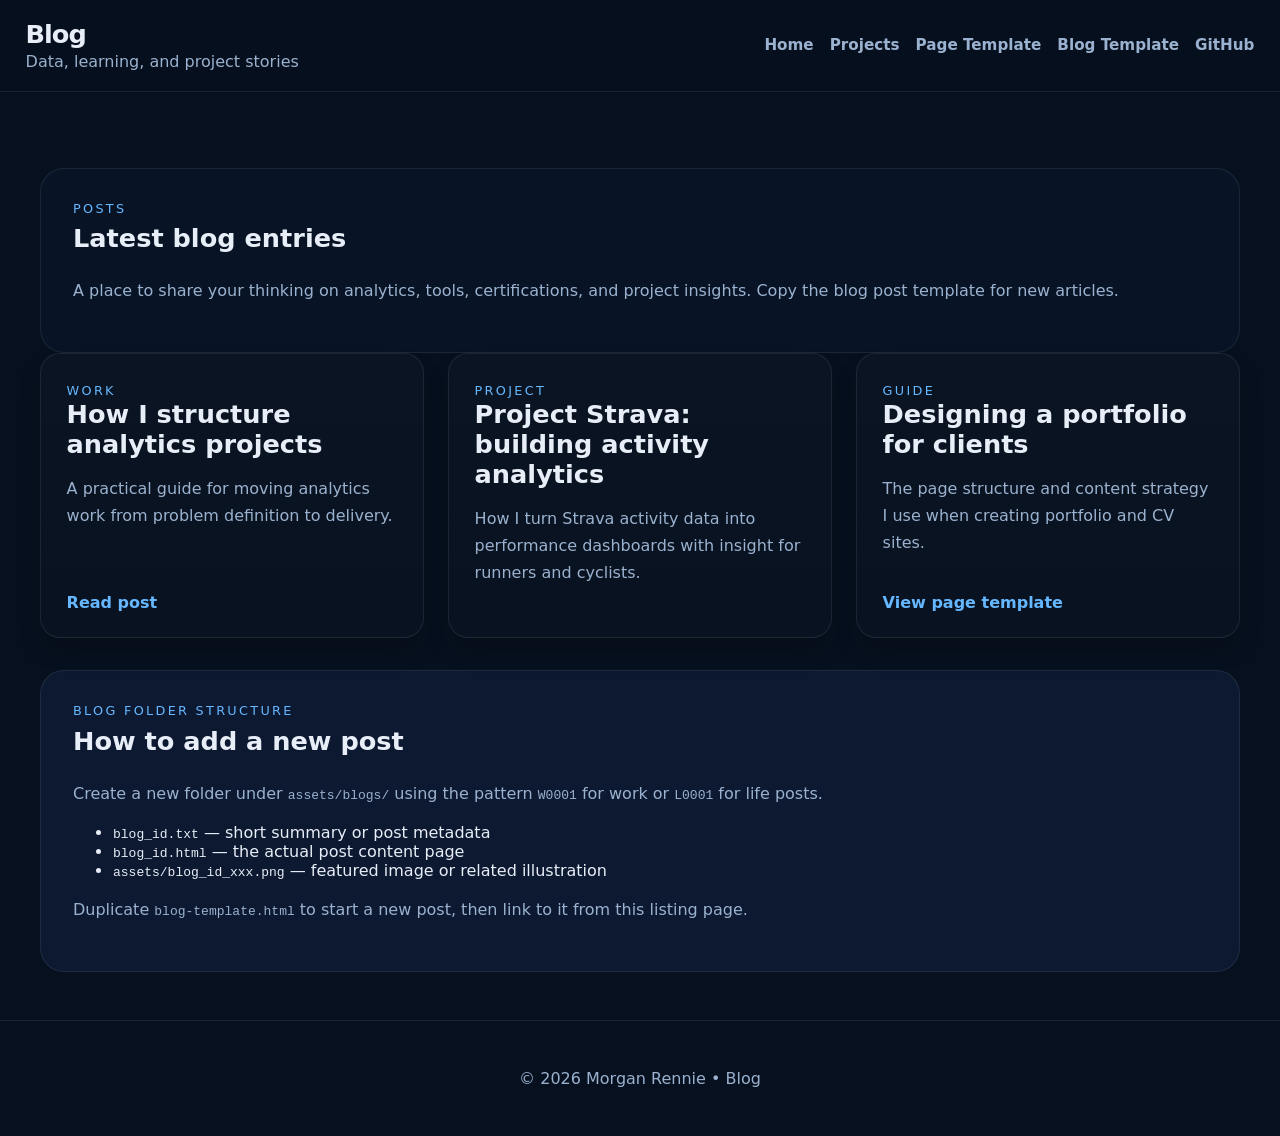
<file: blog.html>
<!DOCTYPE html>
<html lang="en">
  <head>
    <meta charset="UTF-8" />
    <meta name="viewport" content="width=device-width, initial-scale=1.0" />
    <title>Blog | Morgan Rennie</title>
    <link rel="stylesheet" href="assets/style.css" />
  </head>
  <body>
    <div class="page-shell">
      <header class="site-header">
        <div class="brand">
          <div class="brand-name">Blog</div>
          <div class="brand-tag">Data, learning, and project stories</div>
        </div>
        <nav class="site-nav">
          <a href="index.html">Home</a>
          <a href="projects.html">Projects</a>
          <a href="page-template.html">Page Template</a>
          <a href="blog-template.html">Blog Template</a>
          <a href="https://github.com/MorganRennie" target="_blank" rel="noreferrer">GitHub</a>
        </nav>
      </header>

      <main class="content">
        <section class="section-summary">
          <div class="section-head">
            <span class="section-label">Posts</span>
            <h2>Latest blog entries</h2>
          </div>
          <p>
            A place to share your thinking on analytics, tools, certifications,
            and project insights. Copy the blog post template for new articles.
          </p>
        </section>

        <section class="blog-preview-grid">
          <article class="blog-card">
            <div>
            <span class="section-label">Work</span>
            <h3>How I structure analytics projects</h3>
            <p>A practical guide for moving analytics work from problem definition to delivery.</p>
          </div>
          <a class="link" href="assets/blogs/W0001/blog_id.html">Read post</a>
        </article>

          <article class="blog-card">
            <div>
              <span class="section-label">Project</span>
              <h3>Project Strava: building activity analytics</h3>
              <p>How I turn Strava activity data into performance dashboards with insight for runners and cyclists.</p>
          </article>

          <article class="blog-card">
            <div>
              <span class="section-label">Guide</span>
              <h3>Designing a portfolio for clients</h3>
              <p>The page structure and content strategy I use when creating portfolio and CV sites.</p>
            </div>
            <a class="link" href="page-template.html">View page template</a>
          </article>
        </section>

        <section class="section-summary section-dark" style="margin-top: 2rem;">
          <div class="section-head">
            <span class="section-label">Blog folder structure</span>
            <h2>How to add a new post</h2>
          </div>
          <p>
            Create a new folder under <code>assets/blogs/</code> using the pattern
            <code>W0001</code> for work or <code>L0001</code> for life posts.
          </p>
          <ul>
            <li><code>blog_id.txt</code> — short summary or post metadata</li>
            <li><code>blog_id.html</code> — the actual post content page</li>
            <li><code>assets/blog_id_xxx.png</code> — featured image or related illustration</li>
          </ul>
          <p>
            Duplicate <code>blog-template.html</code> to start a new post, then link to it from this listing page.
          </p>
        </section>
      </main>

      <footer class="site-footer">
        <p>© 2026 Morgan Rennie • Blog</p>
      </footer>
    </div>
  </body>
</html>
</file>
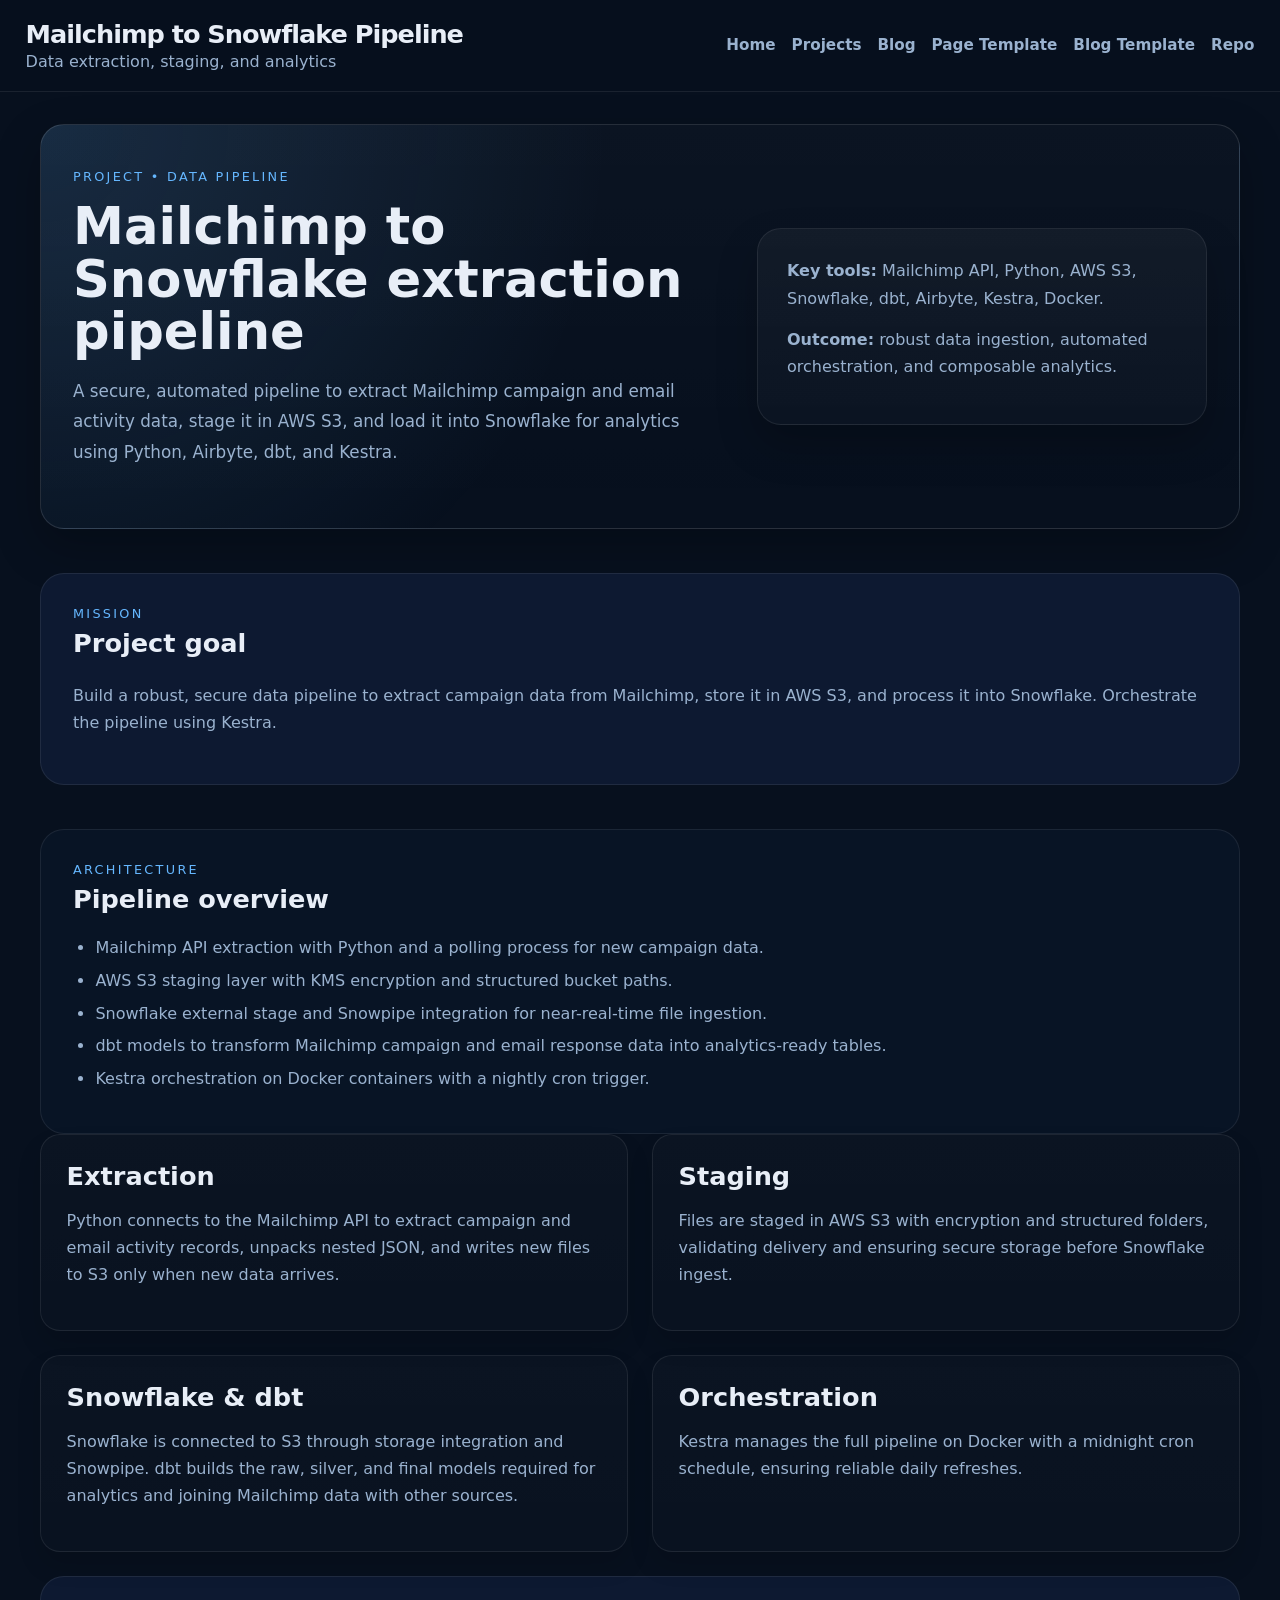
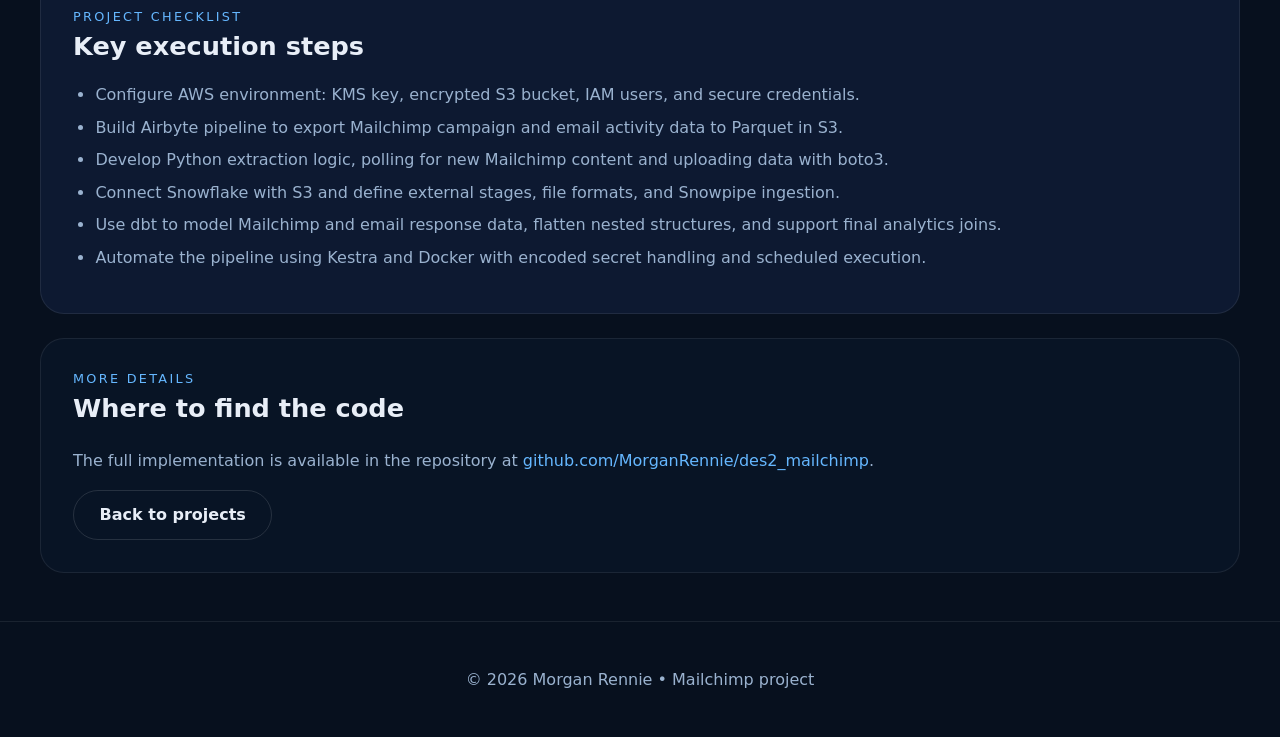
<file: mailchimp-project.html>
<!DOCTYPE html>
<html lang="en">
  <head>
    <meta charset="UTF-8" />
    <meta name="viewport" content="width=device-width, initial-scale=1.0" />
    <title>Mailchimp to Snowflake Pipeline | Morgan Rennie</title>
    <link rel="stylesheet" href="assets/style.css" />
  </head>
  <body>
    <div class="page-shell">
      <header class="site-header">
        <div class="brand">
          <div class="brand-name">Mailchimp to Snowflake Pipeline</div>
          <div class="brand-tag">Data extraction, staging, and analytics</div>
        </div>
        <nav class="site-nav">
          <a href="index.html">Home</a>
          <a href="projects.html">Projects</a>
          <a href="blog.html">Blog</a>
          <a href="page-template.html">Page Template</a>
          <a href="blog-template.html">Blog Template</a>
          <a href="https://github.com/MorganRennie/des2_mailchimp" target="_blank" rel="noreferrer">Repo</a>
        </nav>
      </header>

      <main class="content">
        <section class="hero-panel">
          <div class="hero-copy">
            <p class="eyebrow">Project • Data pipeline</p>
            <h1>Mailchimp to Snowflake extraction pipeline</h1>
            <p class="hero-description">
              A secure, automated pipeline to extract Mailchimp campaign and email activity data,
              stage it in AWS S3, and load it into Snowflake for analytics using Python, Airbyte, dbt,
              and Kestra.
            </p>
          </div>
          <div class="hero-card">
            <div class="hero-summary">
              <p><strong>Key tools:</strong> Mailchimp API, Python, AWS S3, Snowflake, dbt, Airbyte, Kestra, Docker.</p>
              <p><strong>Outcome:</strong> robust data ingestion, automated orchestration, and composable analytics.</p>
            </div>
          </div>
        </section>

        <section class="section-summary section-dark">
          <div class="section-head">
            <span class="section-label">Mission</span>
            <h2>Project goal</h2>
          </div>
          <p>
            Build a robust, secure data pipeline to extract campaign data from Mailchimp,
            store it in AWS S3, and process it into Snowflake. Orchestrate the pipeline using Kestra.
          </p>
        </section>

        <section class="section-summary">
          <div class="section-head">
            <span class="section-label">Architecture</span>
            <h2>Pipeline overview</h2>
          </div>
          <ul class="feature-list">
            <li>Mailchimp API extraction with Python and a polling process for new campaign data.</li>
            <li>AWS S3 staging layer with KMS encryption and structured bucket paths.</li>
            <li>Snowflake external stage and Snowpipe integration for near-real-time file ingestion.</li>
            <li>dbt models to transform Mailchimp campaign and email response data into analytics-ready tables.</li>
            <li>Kestra orchestration on Docker containers with a nightly cron trigger.</li>
          </ul>
        </section>

        <section class="project-grid">
          <article class="project-card">
            <h3>Extraction</h3>
            <p>
              Python connects to the Mailchimp API to extract campaign and email activity records,
              unpacks nested JSON, and writes new files to S3 only when new data arrives.
            </p>
          </article>
          <article class="project-card">
            <h3>Staging</h3>
            <p>
              Files are staged in AWS S3 with encryption and structured folders, validating delivery
              and ensuring secure storage before Snowflake ingest.
            </p>
          </article>
        </section>

        <section class="project-grid" style="margin-top: 1.5rem;">
          <article class="project-card">
            <h3>Snowflake & dbt</h3>
            <p>
              Snowflake is connected to S3 through storage integration and Snowpipe. dbt builds the
              raw, silver, and final models required for analytics and joining Mailchimp data with other sources.
            </p>
          </article>
          <article class="project-card">
            <h3>Orchestration</h3>
            <p>
              Kestra manages the full pipeline on Docker with a midnight cron schedule, ensuring reliable daily refreshes.
            </p>
          </article>
        </section>

        <section class="section-summary section-dark" style="margin-top: 1.5rem;">
          <div class="section-head">
            <span class="section-label">Project checklist</span>
            <h2>Key execution steps</h2>
          </div>
          <ul class="feature-list">
            <li>Configure AWS environment: KMS key, encrypted S3 bucket, IAM users, and secure credentials.</li>
            <li>Build Airbyte pipeline to export Mailchimp campaign and email activity data to Parquet in S3.</li>
            <li>Develop Python extraction logic, polling for new Mailchimp content and uploading data with boto3.</li>
            <li>Connect Snowflake with S3 and define external stages, file formats, and Snowpipe ingestion.</li>
            <li>Use dbt to model Mailchimp and email response data, flatten nested structures, and support final analytics joins.</li>
            <li>Automate the pipeline using Kestra and Docker with encoded secret handling and scheduled execution.</li>
          </ul>
        </section>

        <section class="section-summary" style="margin-top: 1.5rem;">
          <div class="section-head">
            <span class="section-label">More details</span>
            <h2>Where to find the code</h2>
          </div>
          <p>
            The full implementation is available in the repository at
            <a href="https://github.com/MorganRennie/des2_mailchimp" target="_blank" rel="noreferrer">github.com/MorganRennie/des2_mailchimp</a>.
          </p>
          <a class="button button-secondary" href="projects.html">Back to projects</a>
        </section>
      </main>

      <footer class="site-footer">
        <p>© 2026 Morgan Rennie • Mailchimp project</p>
      </footer>
    </div>
  </body>
</html>
</file>
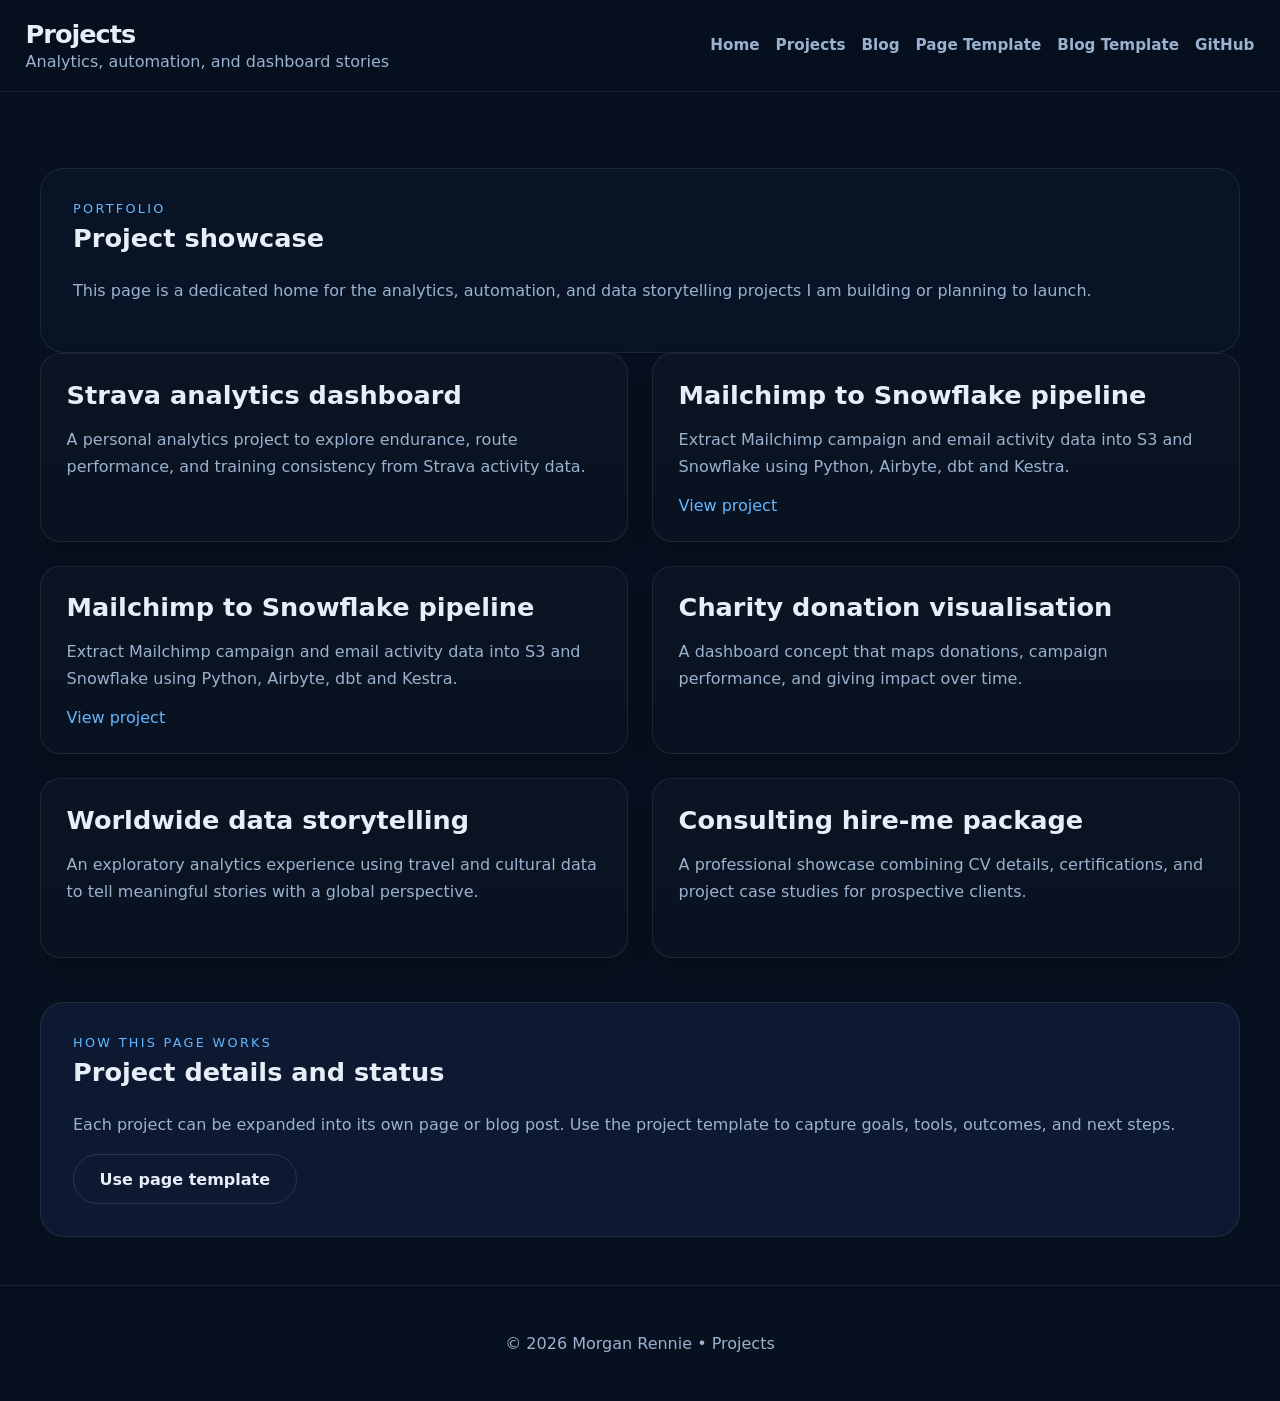
<file: projects.html>
<!DOCTYPE html>
<html lang="en">
  <head>
    <meta charset="UTF-8" />
    <meta name="viewport" content="width=device-width, initial-scale=1.0" />
    <title>Projects | Morgan Rennie</title>
    <link rel="stylesheet" href="assets/style.css" />
  </head>
  <body>
    <div class="page-shell">
      <header class="site-header">
        <div class="brand">
          <div class="brand-name">Projects</div>
          <div class="brand-tag">Analytics, automation, and dashboard stories</div>
        </div>
        <nav class="site-nav">
          <a href="index.html">Home</a>
          <a href="projects.html">Projects</a>
          <a href="blog.html">Blog</a>
          <a href="page-template.html">Page Template</a>
          <a href="blog-template.html">Blog Template</a>
          <a href="https://github.com/MorganRennie" target="_blank" rel="noreferrer">GitHub</a>
        </nav>
      </header>

      <main class="content">
        <section class="section-summary">
          <div class="section-head">
            <span class="section-label">Portfolio</span>
            <h2>Project showcase</h2>
          </div>
          <p>
            This page is a dedicated home for the analytics, automation, and data
            storytelling projects I am building or planning to launch.
          </p>
        </section>

        <section class="project-grid">
          <article class="project-card">
            <h3>Strava analytics dashboard</h3>
            <p>
              A personal analytics project to explore endurance, route performance,
              and training consistency from Strava activity data.
            </p>
          </article>
          <article class="project-card">
            <h3>Mailchimp to Snowflake pipeline</h3>
            <p>
              Extract Mailchimp campaign and email activity data into S3 and Snowflake
              using Python, Airbyte, dbt and Kestra.
            </p>
            <a class="link" href="mailchimp-project.html">View project</a>
          </article>
          <article class="project-card">
            <h3>Mailchimp to Snowflake pipeline</h3>
            <p>
              Extract Mailchimp campaign and email activity data into S3 and Snowflake
              using Python, Airbyte, dbt and Kestra.
            </p>
            <a class="link" href="mailchimp-project.html">View project</a>
          </article>
          <article class="project-card">
            <h3>Charity donation visualisation</h3>
            <p>
              A dashboard concept that maps donations, campaign performance, and
              giving impact over time.
            </p>
          </article>
          <article class="project-card">
            <h3>Worldwide data storytelling</h3>
            <p>
              An exploratory analytics experience using travel and cultural data to
              tell meaningful stories with a global perspective.
            </p>
          </article>
          <article class="project-card">
            <h3>Consulting hire-me package</h3>
            <p>
              A professional showcase combining CV details, certifications, and
              project case studies for prospective clients.
            </p>
          </article>
        </section>

        <section class="section-summary section-dark">
          <div class="section-head">
            <span class="section-label">How this page works</span>
            <h2>Project details and status</h2>
          </div>
          <p>
            Each project can be expanded into its own page or blog post. Use the
            project template to capture goals, tools, outcomes, and next steps.
          </p>
          <a class="button button-secondary" href="page-template.html">Use page template</a>
        </section>
      </main>

      <footer class="site-footer">
        <p>© 2026 Morgan Rennie • Projects</p>
      </footer>
    </div>
  </body>
</html>
</file>
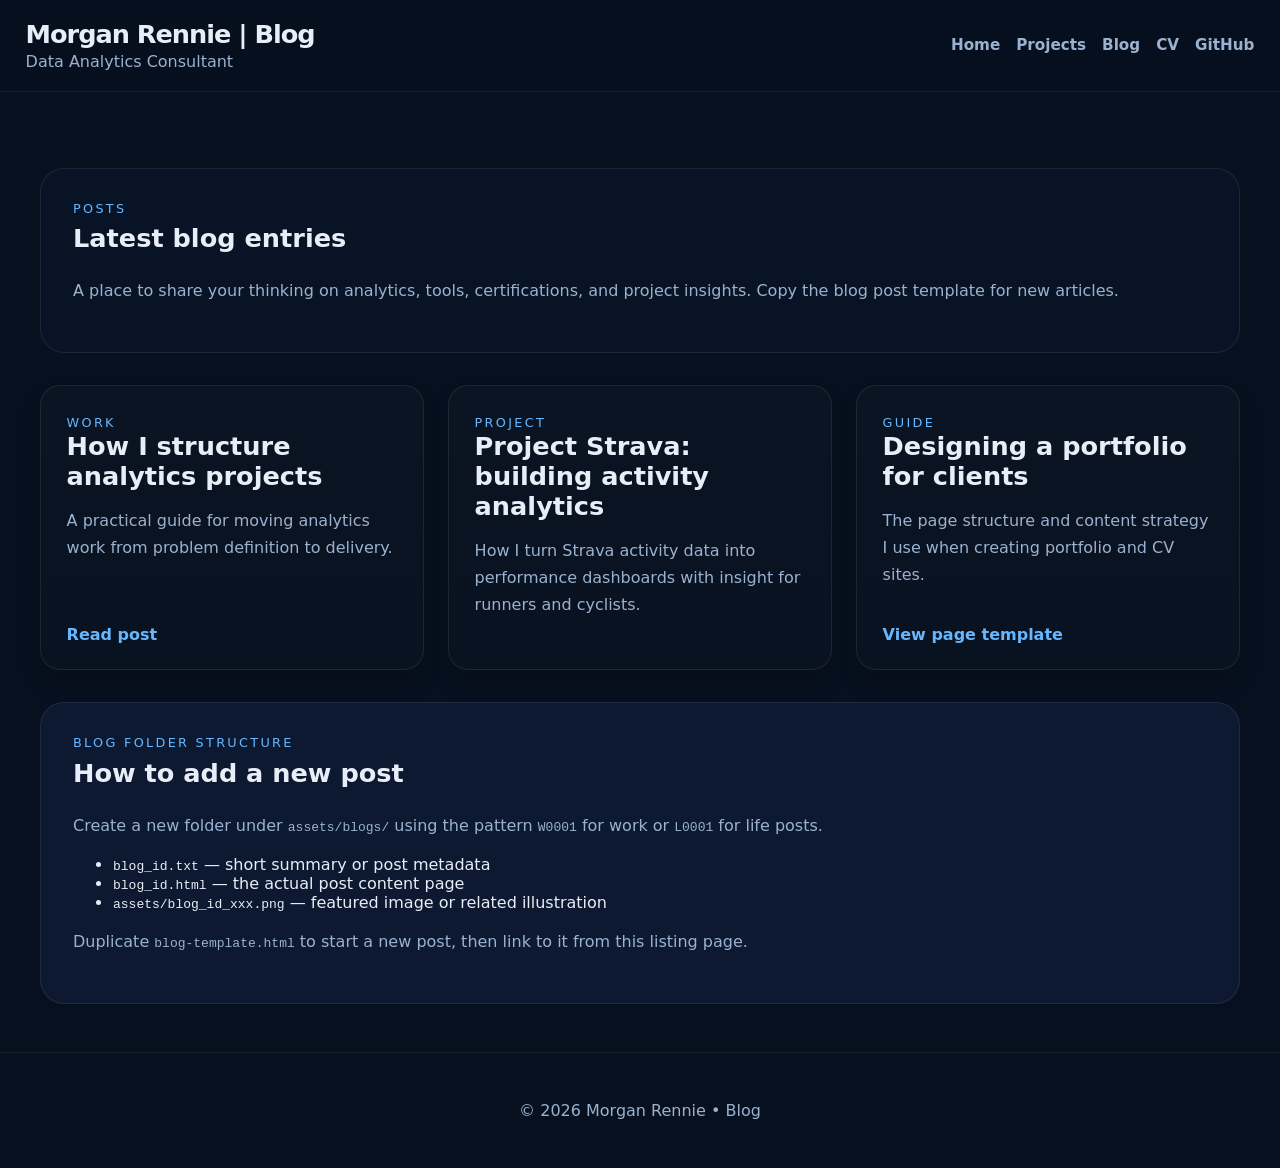
<file: pages/blog.html>
<!DOCTYPE html>
<html lang="en">
  <head>
    <meta charset="UTF-8" />
    <meta name="viewport" content="width=device-width, initial-scale=1.0" />
    <title>Blog | Morgan Rennie</title>
    <link rel="stylesheet" href="https://morganrennie.github.io/assets/style.css">
    <link rel="stylesheet" href="file:///C:/Users/morga/OneDrive/Documents/GitHub/MorganRennie.github.io/assets/style.css">  
  </head>
  <body>
    <div class="page-shell">
      <header class="site-header">
        <div class="brand">
          <div class="brand-name">Morgan Rennie | Blog </div>
          <div class="brand-tag">Data Analytics Consultant</div>
        </div>
        <nav class="site-nav">
          <a href="../index.html">Home</a>
          <a href="projects.html">Projects</a>
          <a href="blog.html">Blog</a>
          <a href="cv.html">CV</a>
          <a href="https://github.com/MorganRennie" target="_blank" rel="noreferrer">GitHub</a>
        </nav>
      </header>

      <main class="content">
        <section class="section-summary">
          <div class="section-head">
            <span class="section-label">Posts</span>
            <h2>Latest blog entries</h2>
          </div>
          <p>
            A place to share your thinking on analytics, tools, certifications,
            and project insights. Copy the blog post template for new articles.
          </p>
        </section>
        
        <section class="blog-preview-grid" style="margin-top: 2rem;">
          <article class="blog-card">
            <div>
            <span class="section-label">Work</span>
            <h3>How I structure analytics projects</h3>
            <p>A practical guide for moving analytics work from problem definition to delivery.</p>
          </div>
          <a class="link" href="assets/blogs/W0001/blog_id.html">Read post</a>
        </article>

          <article class="blog-card">
            <div>
              <span class="section-label">Project</span>
              <h3>Project Strava: building activity analytics</h3>
              <p>How I turn Strava activity data into performance dashboards with insight for runners and cyclists.</p>
          </article>

          <article class="blog-card">
            <div>
              <span class="section-label">Guide</span>
              <h3>Designing a portfolio for clients</h3>
              <p>The page structure and content strategy I use when creating portfolio and CV sites.</p>
            </div>
            <a class="link" href="../assets/templates/page-template.html">View page template</a>
          </article>
        </section>

        <section class="section-summary section-dark" style="margin-top: 2rem;">
          <div class="section-head">
            <span class="section-label">Blog folder structure</span>
            <h2>How to add a new post</h2>
          </div>
          <p>
            Create a new folder under <code>assets/blogs/</code> using the pattern
            <code>W0001</code> for work or <code>L0001</code> for life posts.
          </p>
          <ul>
            <li><code>blog_id.txt</code> — short summary or post metadata</li>
            <li><code>blog_id.html</code> — the actual post content page</li>
            <li><code>assets/blog_id_xxx.png</code> — featured image or related illustration</li>
          </ul>
          <p>
            Duplicate <code>blog-template.html</code> to start a new post, then link to it from this listing page.
          </p>
        </section>
      </main>

      <footer class="site-footer">
        <p>© 2026 Morgan Rennie • Blog</p>
      </footer>
    </div>
  </body>
</html>
</file>
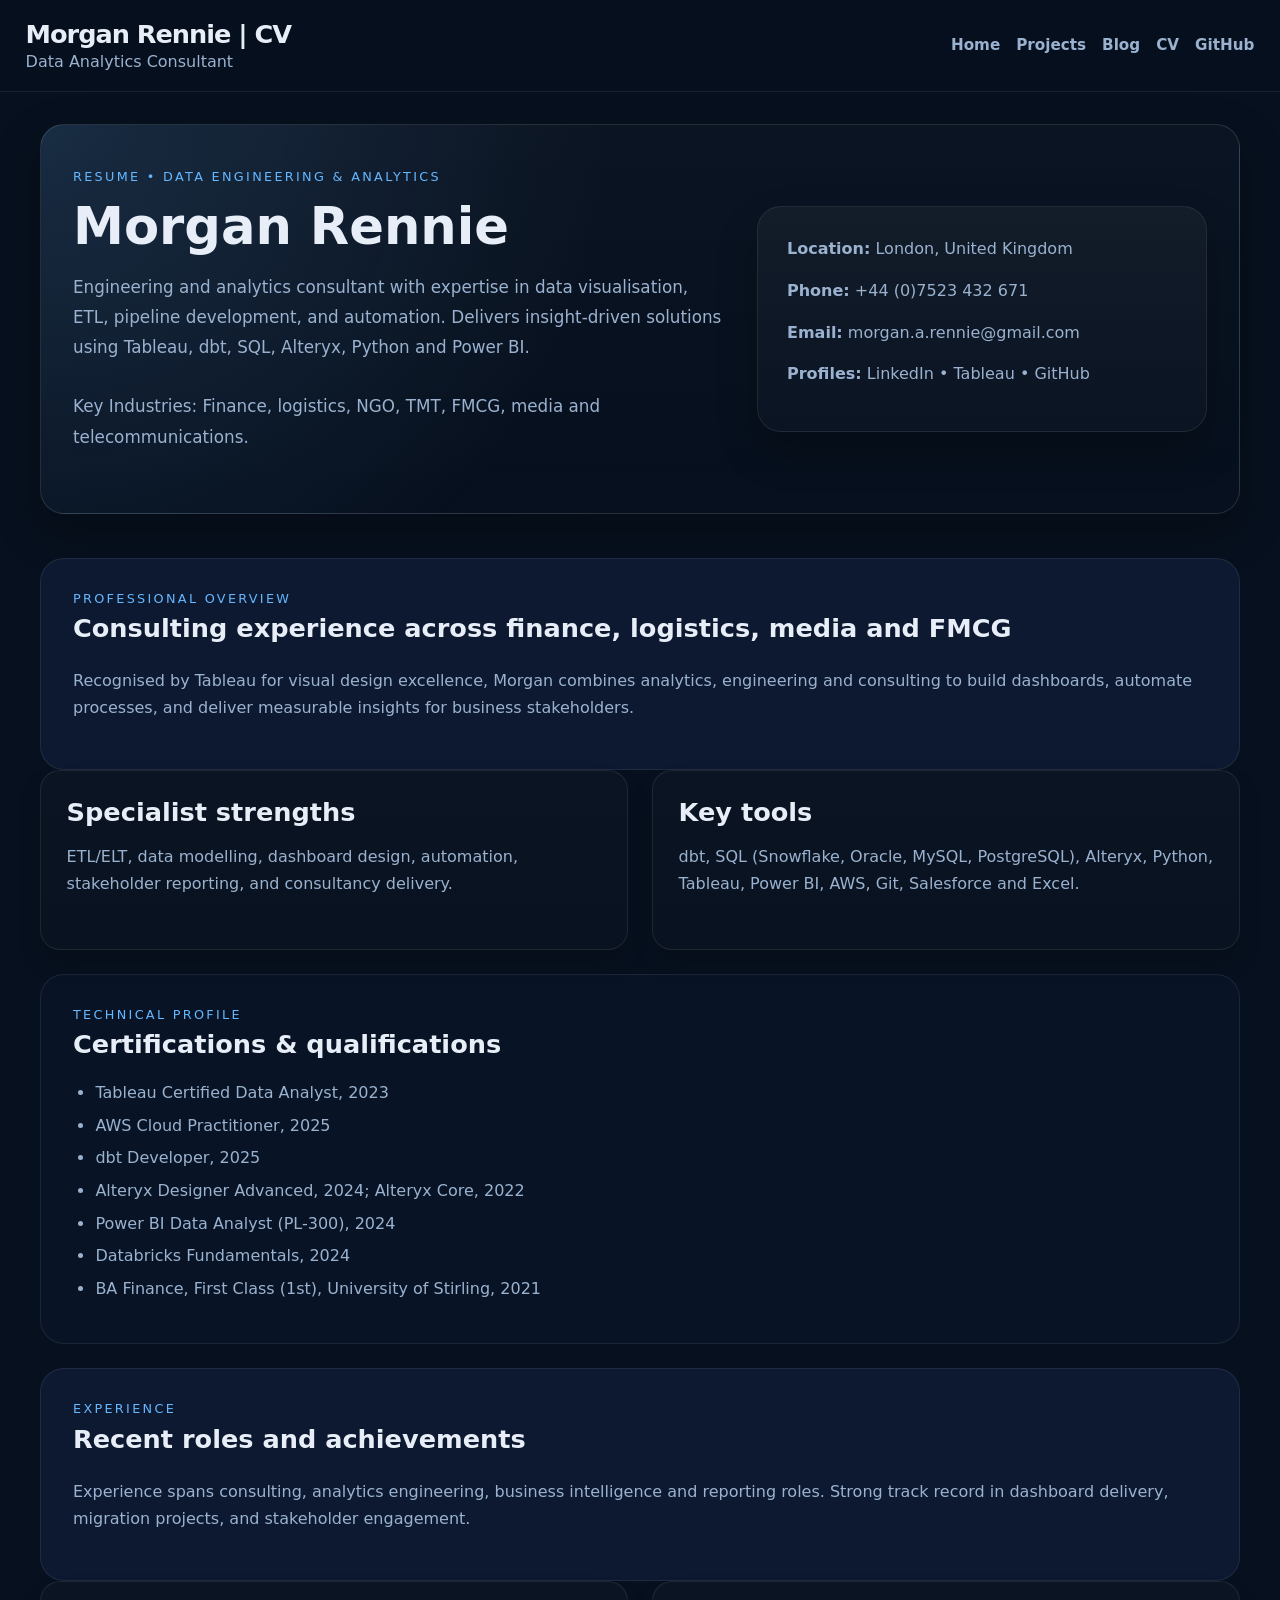
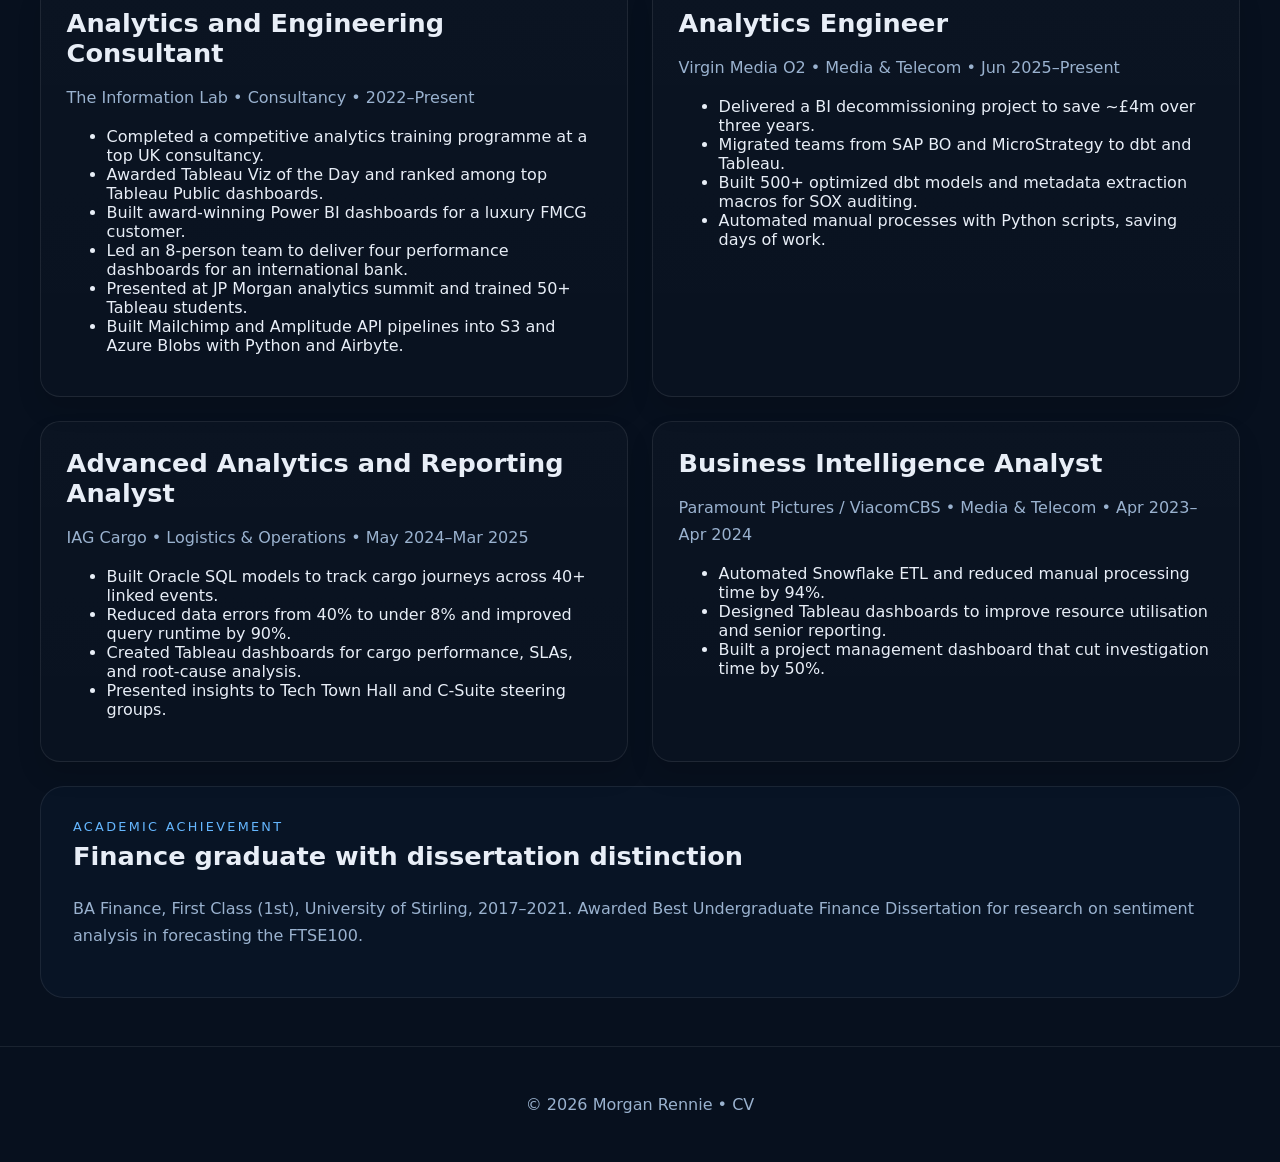
<file: pages/cv.html>
<!DOCTYPE html>
<html lang="en">
  <head>
    <meta charset="UTF-8" />
    <meta name="viewport" content="width=device-width, initial-scale=1.0" />
    <title>CV | Morgan Rennie</title>
    <link rel="stylesheet" href="https://morganrennie.github.io/assets/style.css">
    <link rel="stylesheet" href="file:///C:/Users/morga/OneDrive/Documents/GitHub/MorganRennie.github.io/assets/style.css">
  </head>
  <body>
    <div class="page-shell">
      <header class="site-header">
        <div class="brand">
          <div class="brand-name">Morgan Rennie | CV </div>
          <div class="brand-tag">Data Analytics Consultant</div>
        </div>
        <nav class="site-nav">
          <a href="index.html">Home</a>
          <a href="projects.html">Projects</a>
          <a href="blog.html">Blog</a>
          <a href="cv.html">CV</a>
          <a href="https://github.com/MorganRennie" target="_blank" rel="noreferrer">GitHub</a>
        </nav>
      </header>

      <main class="content">
        <section class="hero-panel">
          <div class="hero-copy">
            <p class="eyebrow">Resume • Data engineering & analytics</p>
            <h1>Morgan Rennie</h1>
            <p class="hero-description">
              Engineering and analytics consultant with expertise in data visualisation, ETL,
              pipeline development, and automation. Delivers insight-driven solutions using
              Tableau, dbt, SQL, Alteryx, Python and Power BI.
            </p>
            <p class="hero-description">
                Key Industries: Finance, logistics, NGO, TMT, FMCG, media and telecommunications.
            </p>
          </div>
          <div class="hero-card">
            <div class="hero-summary">
              <p><strong>Location:</strong> London, United Kingdom</p>
              <p><strong>Phone:</strong> +44 (0)7523 432 671</p>
              <p><strong>Email:</strong> morgan.a.rennie@gmail.com</p>
              <p><strong>Profiles:</strong> LinkedIn • Tableau • GitHub</p>
            </div>
          </div>
        </section>

        <section class="section-summary section-dark">
          <div class="section-head">
            <span class="section-label">Professional overview</span>
            <h2>Consulting experience across finance, logistics, media and FMCG</h2>
          </div>
          <p>
            Recognised by Tableau for visual design excellence, Morgan combines analytics,
            engineering and consulting to build dashboards, automate processes, and deliver
            measurable insights for business stakeholders.
          </p>
        </section>

        <section class="project-grid">
          <article class="project-card">
            <h3>Specialist strengths</h3>
            <p>
              ETL/ELT, data modelling, dashboard design, automation, stakeholder reporting,
              and consultancy delivery.
            </p>
          </article>
          <article class="project-card">
            <h3>Key tools</h3>
            <p>
              dbt, SQL (Snowflake, Oracle, MySQL, PostgreSQL), Alteryx, Python, Tableau,
              Power BI, AWS, Git, Salesforce and Excel.
            </p>
          </article>


        </section>

        <section class="section-summary" style="margin-top: 1.5rem;">
          <div class="section-head">
            <span class="section-label">Technical profile</span>
            <h2>Certifications & qualifications</h2>
          </div>
          <ul class="feature-list">
            <li>Tableau Certified Data Analyst, 2023</li>
            <li>AWS Cloud Practitioner, 2025</li>
            <li>dbt Developer, 2025</li>
            <li>Alteryx Designer Advanced, 2024; Alteryx Core, 2022</li>
            <li>Power BI Data Analyst (PL-300), 2024</li>
            <li>Databricks Fundamentals, 2024</li>
            <li>BA Finance, First Class (1st), University of Stirling, 2021</li>
          </ul>
        </section>

        <section class="section-summary section-dark" style="margin-top: 1.5rem;">
          <div class="section-head">
            <span class="section-label">Experience</span>
            <h2>Recent roles and achievements</h2>
          </div>
          <p>
            Experience spans consulting, analytics engineering, business intelligence and
            reporting roles. Strong track record in dashboard delivery, migration projects,
            and stakeholder engagement.
          </p>
        </section>

        <section class="project-grid">
          <article class="project-card">
            <h3>Analytics and Engineering Consultant</h3>
            <p>The Information Lab • Consultancy • 2022–Present</p>
            <ul>
              <li>Completed a competitive analytics training programme at a top UK consultancy.</li>
              <li>Awarded Tableau Viz of the Day and ranked among top Tableau Public dashboards.</li>
              <li>Built award-winning Power BI dashboards for a luxury FMCG customer.</li>
              <li>Led an 8-person team to deliver four performance dashboards for an international bank.</li>
              <li>Presented at JP Morgan analytics summit and trained 50+ Tableau students.</li>
              <li>Built Mailchimp and Amplitude API pipelines into S3 and Azure Blobs with Python and Airbyte.</li>
            </ul>
          </article>

          <article class="project-card">
            <h3>Analytics Engineer</h3>
            <p>Virgin Media O2 • Media & Telecom • Jun 2025–Present</p>
            <ul>
              <li>Delivered a BI decommissioning project to save ~£4m over three years.</li>
              <li>Migrated teams from SAP BO and MicroStrategy to dbt and Tableau.</li>
              <li>Built 500+ optimized dbt models and metadata extraction macros for SOX auditing.</li>
              <li>Automated manual processes with Python scripts, saving days of work.</li>
            </ul>
          </article>

          <article class="project-card">
            <h3>Advanced Analytics and Reporting Analyst</h3>
            <p>IAG Cargo • Logistics & Operations • May 2024–Mar 2025</p>
            <ul>
              <li>Built Oracle SQL models to track cargo journeys across 40+ linked events.</li>
              <li>Reduced data errors from 40% to under 8% and improved query runtime by 90%.</li>
              <li>Created Tableau dashboards for cargo performance, SLAs, and root-cause analysis.</li>
              <li>Presented insights to Tech Town Hall and C-Suite steering groups.</li>
            </ul>
          </article>

          <article class="project-card">
            <h3>Business Intelligence Analyst</h3>
            <p>Paramount Pictures / ViacomCBS • Media & Telecom • Apr 2023–Apr 2024</p>
            <ul>
              <li>Automated Snowflake ETL and reduced manual processing time by 94%.</li>
              <li>Designed Tableau dashboards to improve resource utilisation and senior reporting.</li>
              <li>Built a project management dashboard that cut investigation time by 50%.</li>
            </ul>
          </article>
        </section>

        <section class="section-summary" style="margin-top: 1.5rem;">
          <div class="section-head">
            <span class="section-label">Academic achievement</span>
            <h2>Finance graduate with dissertation distinction</h2>
          </div>
          <p>
            BA Finance, First Class (1st), University of Stirling, 2017–2021. Awarded Best
            Undergraduate Finance Dissertation for research on sentiment analysis in forecasting
            the FTSE100.
          </p>
        </section>
      </main>

      <footer class="site-footer">
        <p>© 2026 Morgan Rennie • CV</p>
      </footer>
    </div>
  </body>
</html>
</file>
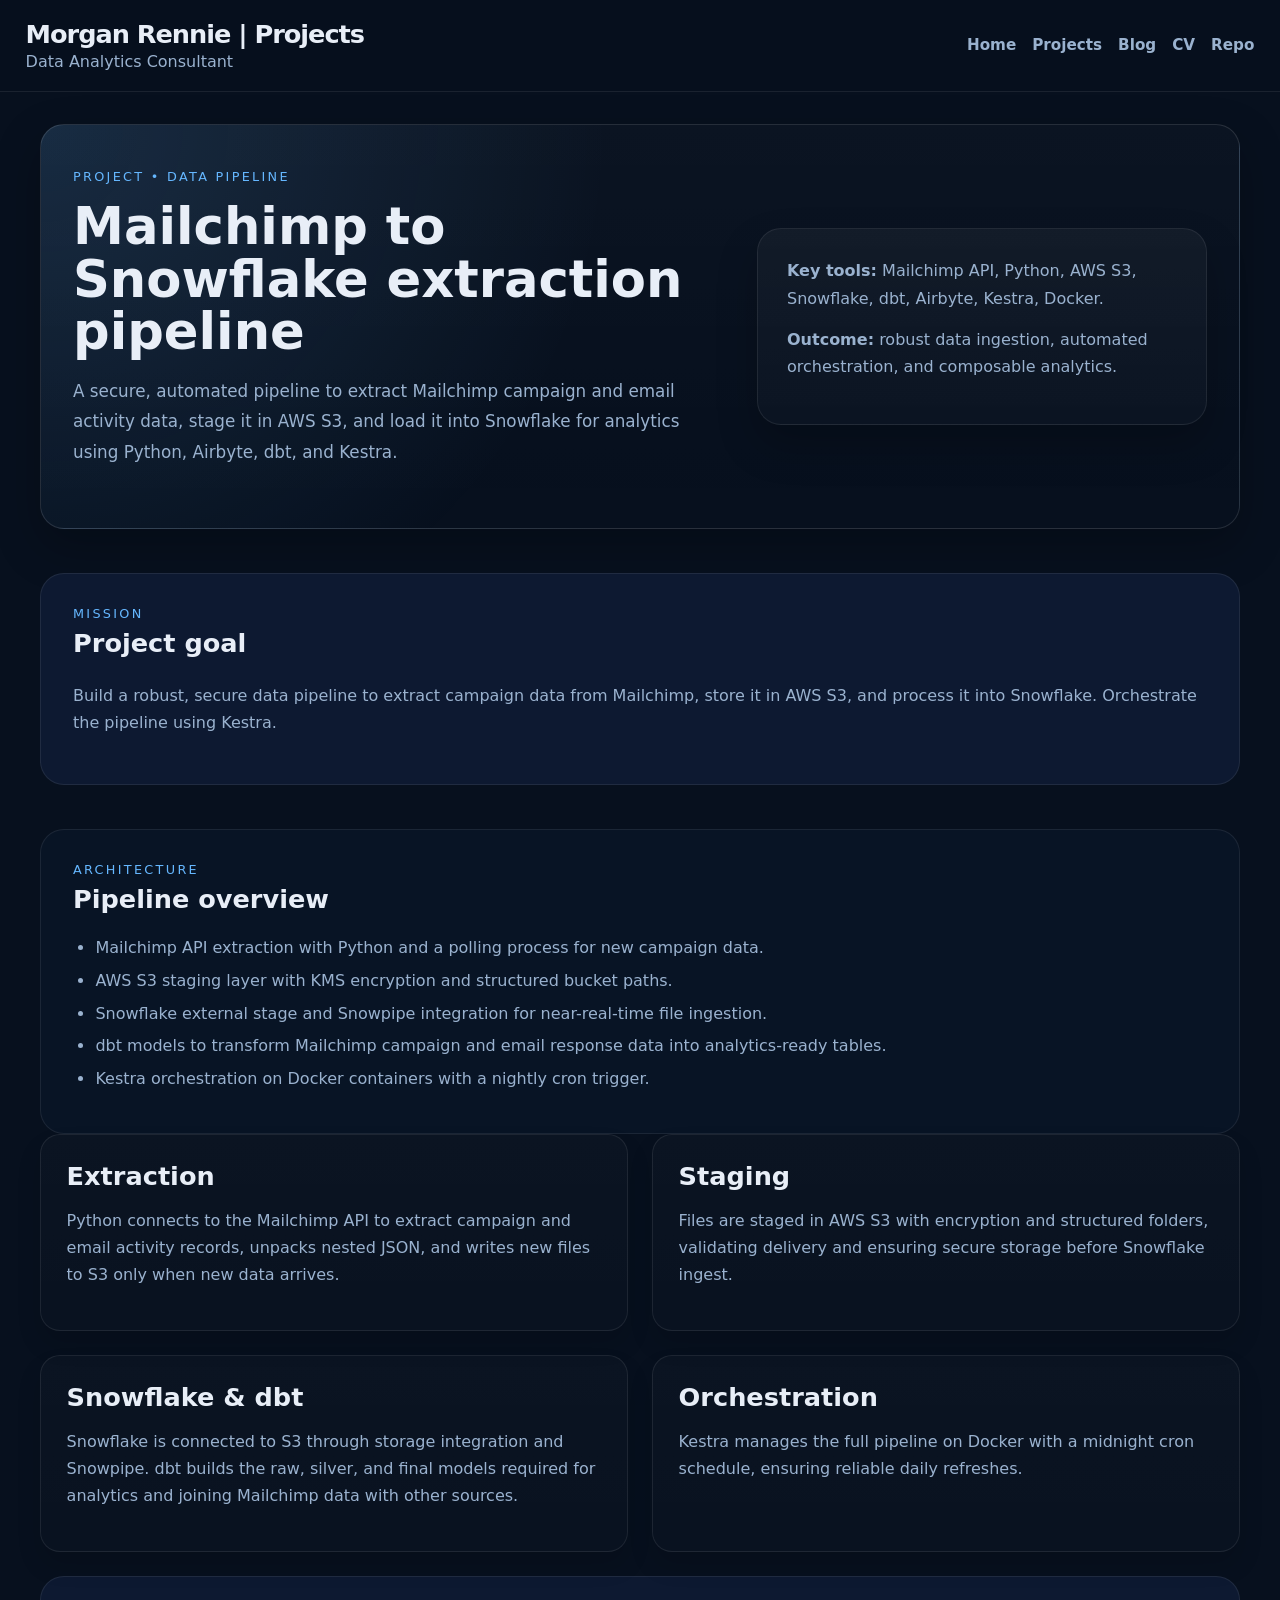
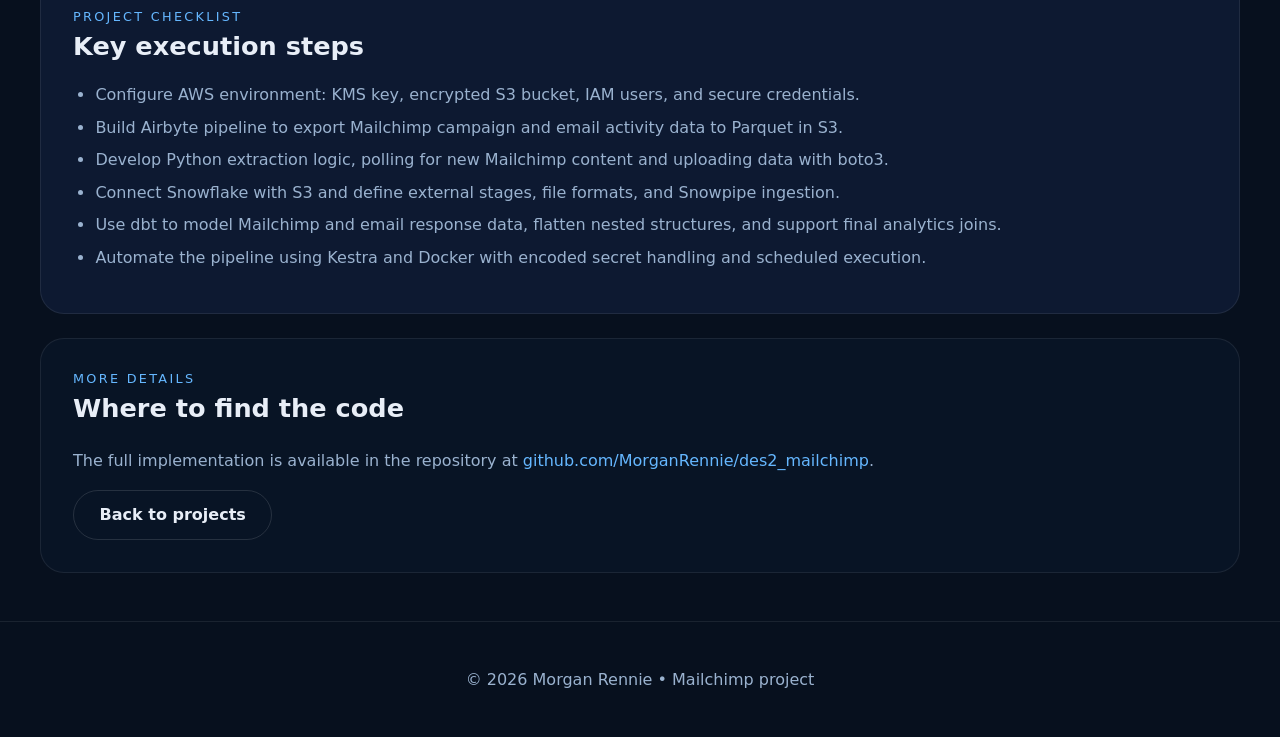
<file: pages/mailchimp-project.html>
<!DOCTYPE html>
<html lang="en">
  <head>
    <meta charset="UTF-8" />
    <meta name="viewport" content="width=device-width, initial-scale=1.0" />
    <title>Mailchimp to Snowflake Pipeline | Morgan Rennie</title>
    <link rel="stylesheet" href="https://morganrennie.github.io/assets/style.css">
    <link rel="stylesheet" href="file:///C:/Users/morga/OneDrive/Documents/GitHub/MorganRennie.github.io/assets/style.css">  
  </head>
  <body>
    <div class="page-shell">
      <header class="site-header">
        <div class="brand">
          <div class="brand-name">Morgan Rennie | Projects </div>
          <div class="brand-tag">Data Analytics Consultant</div>
        </div>
        <nav class="site-nav">
          <a href="../index.html">Home</a>
          <a href="projects.html">Projects</a>
          <a href="blog.html">Blog</a>
          <a href="cv.html">CV</a> 
          <a href="https://github.com/MorganRennie/des2_mailchimp" target="_blank" rel="noreferrer">Repo</a>
        </nav>
      </header>

      <main class="content">
        <section class="hero-panel">
          <div class="hero-copy">
            <p class="eyebrow">Project • Data pipeline</p>
            <h1>Mailchimp to Snowflake extraction pipeline</h1>
            <p class="hero-description">
              A secure, automated pipeline to extract Mailchimp campaign and email activity data,
              stage it in AWS S3, and load it into Snowflake for analytics using Python, Airbyte, dbt,
              and Kestra.
            </p>
          </div>
          <div class="hero-card">
            <div class="hero-summary">
              <p><strong>Key tools:</strong> Mailchimp API, Python, AWS S3, Snowflake, dbt, Airbyte, Kestra, Docker.</p>
              <p><strong>Outcome:</strong> robust data ingestion, automated orchestration, and composable analytics.</p>
            </div>
          </div>
        </section>

        <section class="section-summary section-dark">
          <div class="section-head">
            <span class="section-label">Mission</span>
            <h2>Project goal</h2>
          </div>
          <p>
            Build a robust, secure data pipeline to extract campaign data from Mailchimp,
            store it in AWS S3, and process it into Snowflake. Orchestrate the pipeline using Kestra.
          </p>
        </section>

        <section class="section-summary">
          <div class="section-head">
            <span class="section-label">Architecture</span>
            <h2>Pipeline overview</h2>
          </div>
          <ul class="feature-list">
            <li>Mailchimp API extraction with Python and a polling process for new campaign data.</li>
            <li>AWS S3 staging layer with KMS encryption and structured bucket paths.</li>
            <li>Snowflake external stage and Snowpipe integration for near-real-time file ingestion.</li>
            <li>dbt models to transform Mailchimp campaign and email response data into analytics-ready tables.</li>
            <li>Kestra orchestration on Docker containers with a nightly cron trigger.</li>
          </ul>
        </section>

        <section class="project-grid">
          <article class="project-card">
            <h3>Extraction</h3>
            <p>
              Python connects to the Mailchimp API to extract campaign and email activity records,
              unpacks nested JSON, and writes new files to S3 only when new data arrives.
            </p>
          </article>
          <article class="project-card">
            <h3>Staging</h3>
            <p>
              Files are staged in AWS S3 with encryption and structured folders, validating delivery
              and ensuring secure storage before Snowflake ingest.
            </p>
          </article>
        </section>

        <section class="project-grid" style="margin-top: 1.5rem;">
          <article class="project-card">
            <h3>Snowflake & dbt</h3>
            <p>
              Snowflake is connected to S3 through storage integration and Snowpipe. dbt builds the
              raw, silver, and final models required for analytics and joining Mailchimp data with other sources.
            </p>
          </article>
          <article class="project-card">
            <h3>Orchestration</h3>
            <p>
              Kestra manages the full pipeline on Docker with a midnight cron schedule, ensuring reliable daily refreshes.
            </p>
          </article>
        </section>

        <section class="section-summary section-dark" style="margin-top: 1.5rem;">
          <div class="section-head">
            <span class="section-label">Project checklist</span>
            <h2>Key execution steps</h2>
          </div>
          <ul class="feature-list">
            <li>Configure AWS environment: KMS key, encrypted S3 bucket, IAM users, and secure credentials.</li>
            <li>Build Airbyte pipeline to export Mailchimp campaign and email activity data to Parquet in S3.</li>
            <li>Develop Python extraction logic, polling for new Mailchimp content and uploading data with boto3.</li>
            <li>Connect Snowflake with S3 and define external stages, file formats, and Snowpipe ingestion.</li>
            <li>Use dbt to model Mailchimp and email response data, flatten nested structures, and support final analytics joins.</li>
            <li>Automate the pipeline using Kestra and Docker with encoded secret handling and scheduled execution.</li>
          </ul>
        </section>

        <section class="section-summary" style="margin-top: 1.5rem;">
          <div class="section-head">
            <span class="section-label">More details</span>
            <h2>Where to find the code</h2>
          </div>
          <p>
            The full implementation is available in the repository at
            <a href="https://github.com/MorganRennie/des2_mailchimp" target="_blank" rel="noreferrer">github.com/MorganRennie/des2_mailchimp</a>.
          </p>
          <a class="button button-secondary" href="projects.html">Back to projects</a>
        </section>
      </main>

      <footer class="site-footer">
        <p>© 2026 Morgan Rennie • Mailchimp project</p>
      </footer>
    </div>
  </body>
</html>
</file>
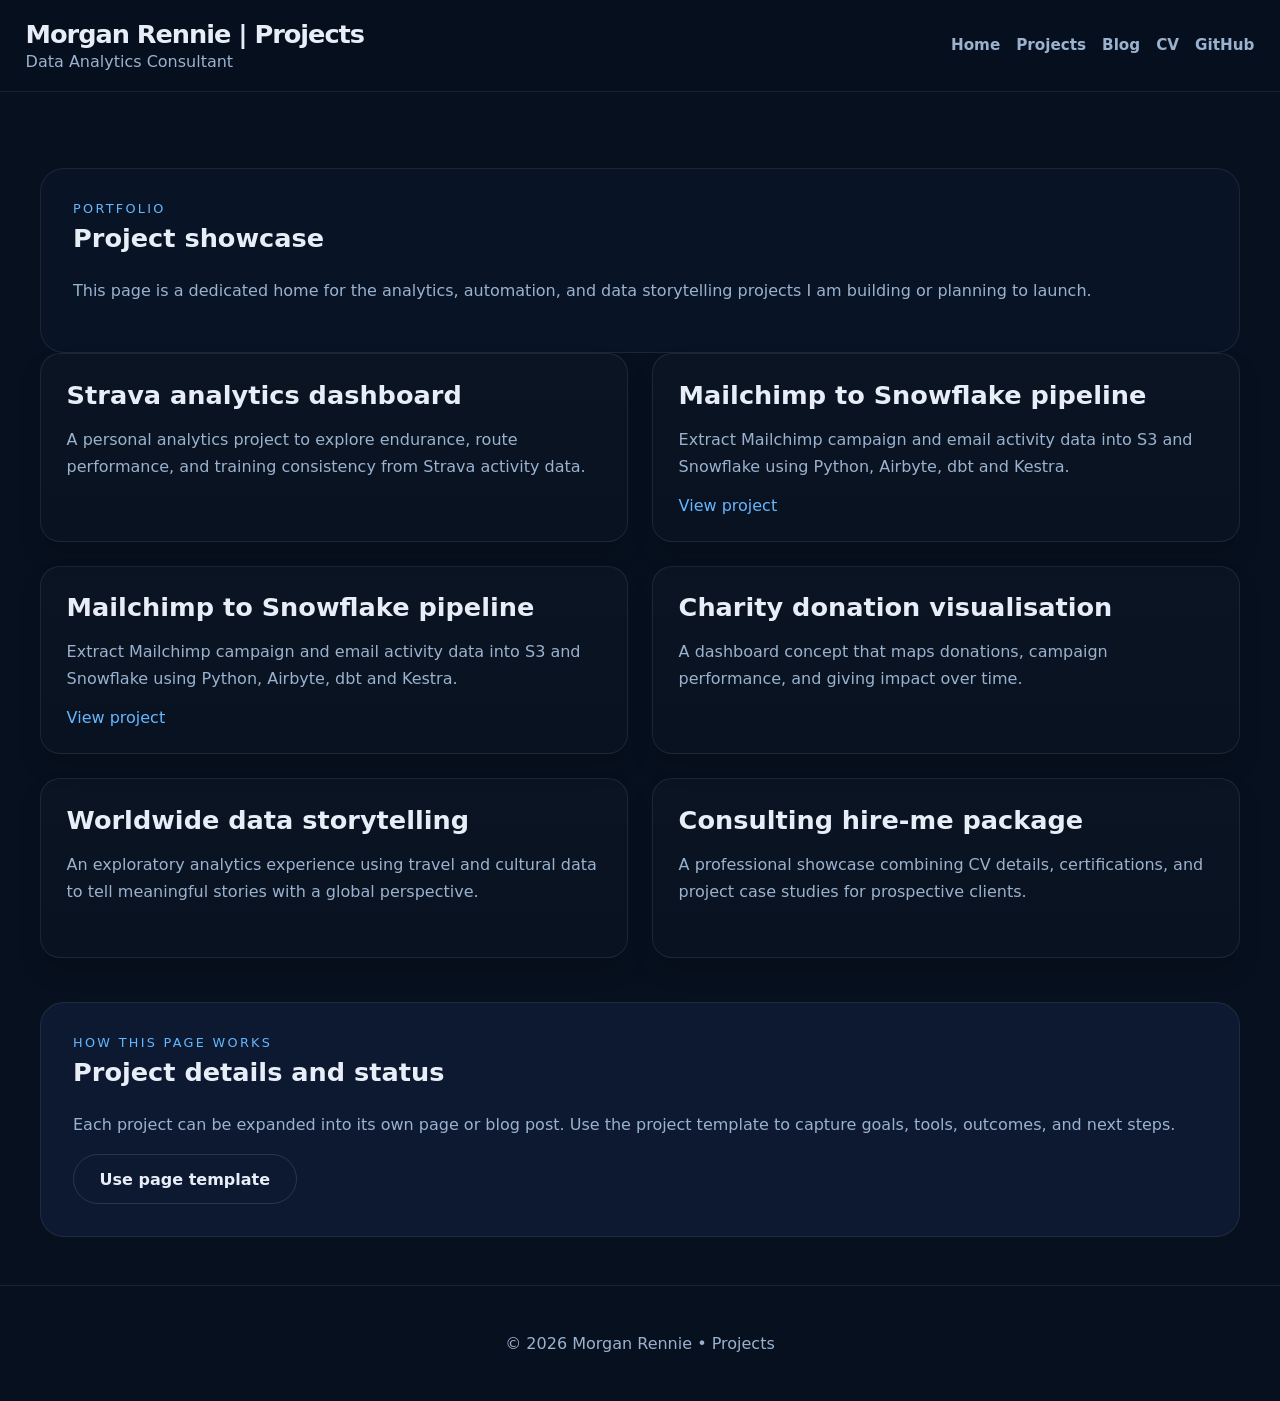
<file: pages/projects.html>
<!DOCTYPE html>
<html lang="en">
  <head>
    <meta charset="UTF-8" />
    <meta name="viewport" content="width=device-width, initial-scale=1.0" />
    <title>Projects | Morgan Rennie</title>
    <link rel="stylesheet" href="https://morganrennie.github.io/assets/style.css">
    <link rel="stylesheet" href="file:///C:/Users/morga/OneDrive/Documents/GitHub/MorganRennie.github.io/assets/style.css">  
  </head>
  <body>
    <div class="page-shell">
      <header class="site-header">
        <div class="brand">
          <div class="brand-name">Morgan Rennie | Projects </div>
          <div class="brand-tag">Data Analytics Consultant</div>
        </div>
        <nav class="site-nav">
          <a href="index.html">Home</a>
          <a href="projects.html">Projects</a>
          <a href="blog.html">Blog</a>
          <a href="cv.html">CV</a>
          <a href="https://github.com/MorganRennie" target="_blank" rel="noreferrer">GitHub</a>
        </nav>
      </header>

      <main class="content">
        <section class="section-summary">
          <div class="section-head">
            <span class="section-label">Portfolio</span>
            <h2>Project showcase</h2>
          </div>
          <p>
            This page is a dedicated home for the analytics, automation, and data
            storytelling projects I am building or planning to launch.
          </p>
        </section>

        <section class="project-grid">
          <article class="project-card">
            <h3>Strava analytics dashboard</h3>
            <p>
              A personal analytics project to explore endurance, route performance,
              and training consistency from Strava activity data.
            </p>
          </article>
          <article class="project-card">
            <h3>Mailchimp to Snowflake pipeline</h3>
            <p>
              Extract Mailchimp campaign and email activity data into S3 and Snowflake
              using Python, Airbyte, dbt and Kestra.
            </p>
            <a class="link" href="mailchimp-project.html">View project</a>
          </article>
          <article class="project-card">
            <h3>Mailchimp to Snowflake pipeline</h3>
            <p>
              Extract Mailchimp campaign and email activity data into S3 and Snowflake
              using Python, Airbyte, dbt and Kestra.
            </p>
            <a class="link" href="mailchimp-project.html">View project</a>
          </article>
          <article class="project-card">
            <h3>Charity donation visualisation</h3>
            <p>
              A dashboard concept that maps donations, campaign performance, and
              giving impact over time.
            </p>
          </article>
          <article class="project-card">
            <h3>Worldwide data storytelling</h3>
            <p>
              An exploratory analytics experience using travel and cultural data to
              tell meaningful stories with a global perspective.
            </p>
          </article>
          <article class="project-card">
            <h3>Consulting hire-me package</h3>
            <p>
              A professional showcase combining CV details, certifications, and
              project case studies for prospective clients.
            </p>
          </article>
        </section>

        <section class="section-summary section-dark">
          <div class="section-head">
            <span class="section-label">How this page works</span>
            <h2>Project details and status</h2>
          </div>
          <p>
            Each project can be expanded into its own page or blog post. Use the
            project template to capture goals, tools, outcomes, and next steps.
          </p>
          <a class="button button-secondary" href="../assets/templates/page-template.html">Use page template</a>
        </section>
      </main>

      <footer class="site-footer">
        <p>© 2026 Morgan Rennie • Projects</p>
      </footer>
    </div>
  </body>
</html>
</file>
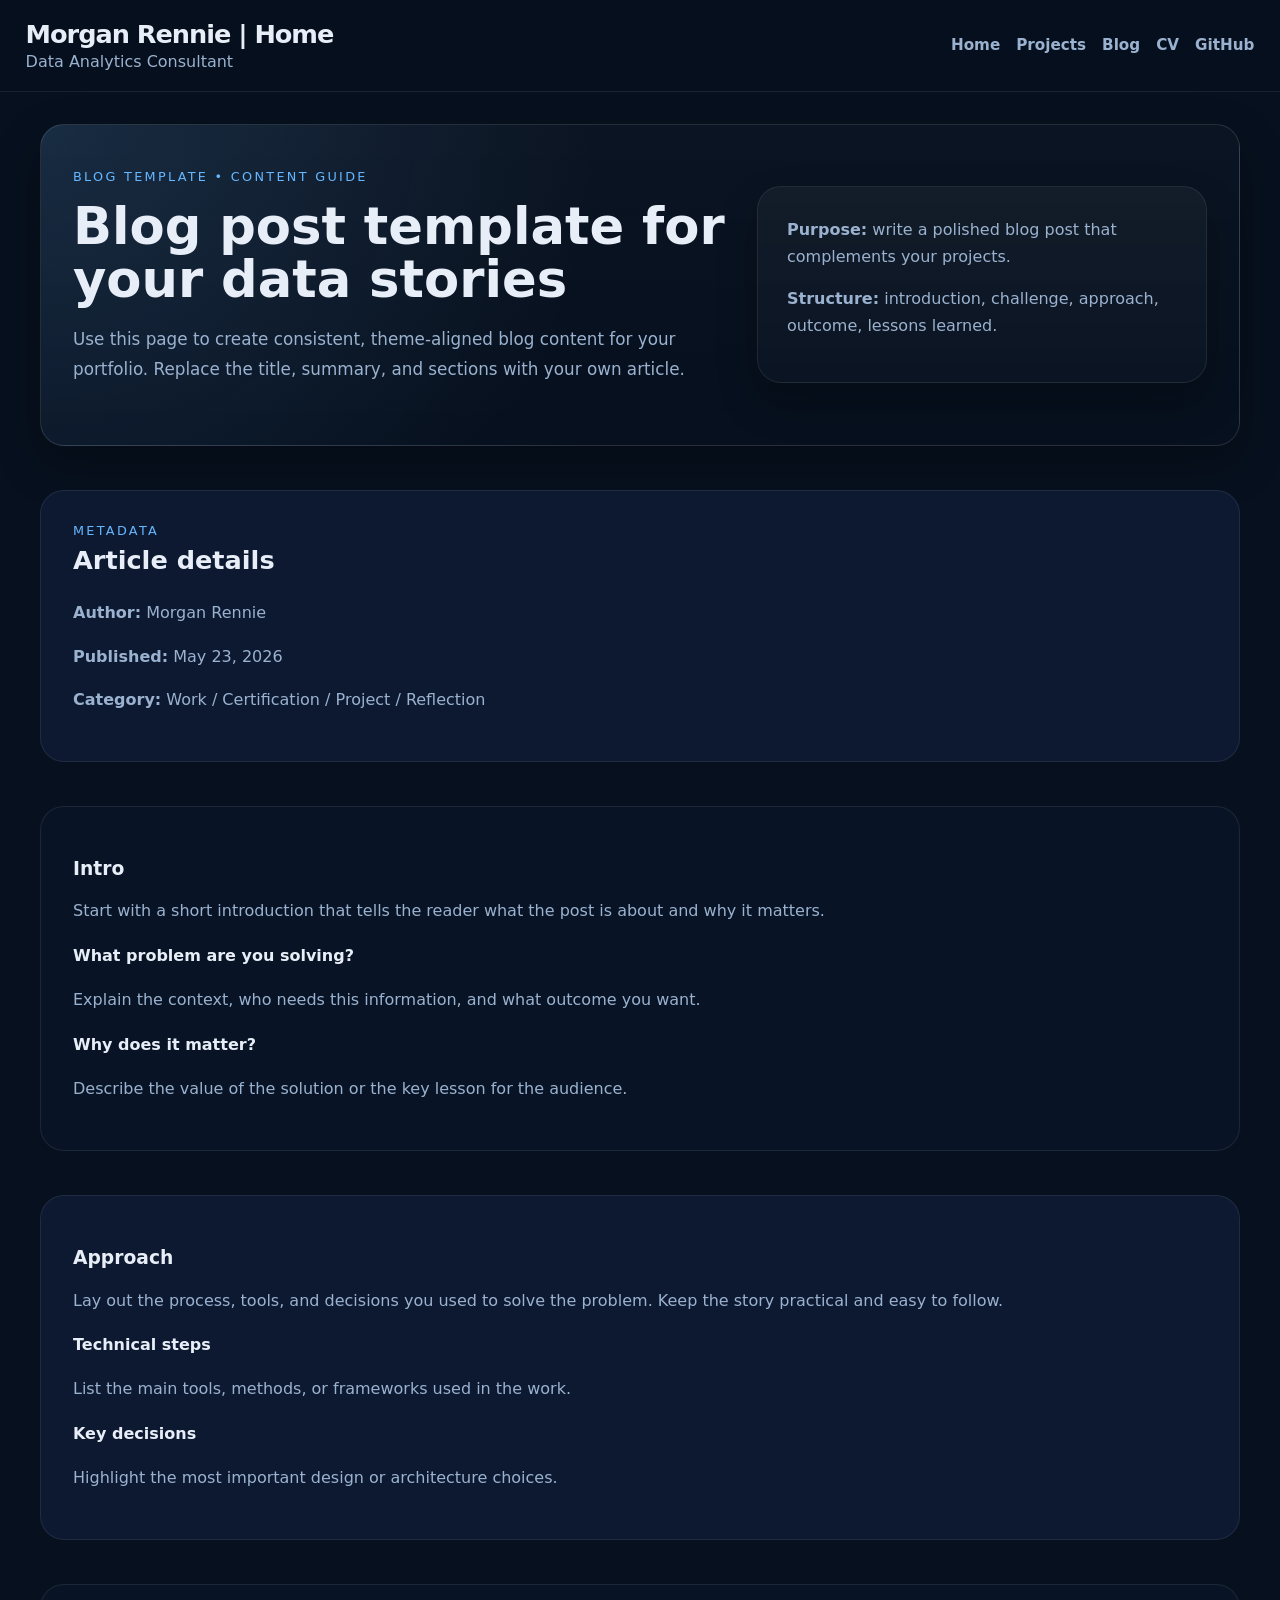
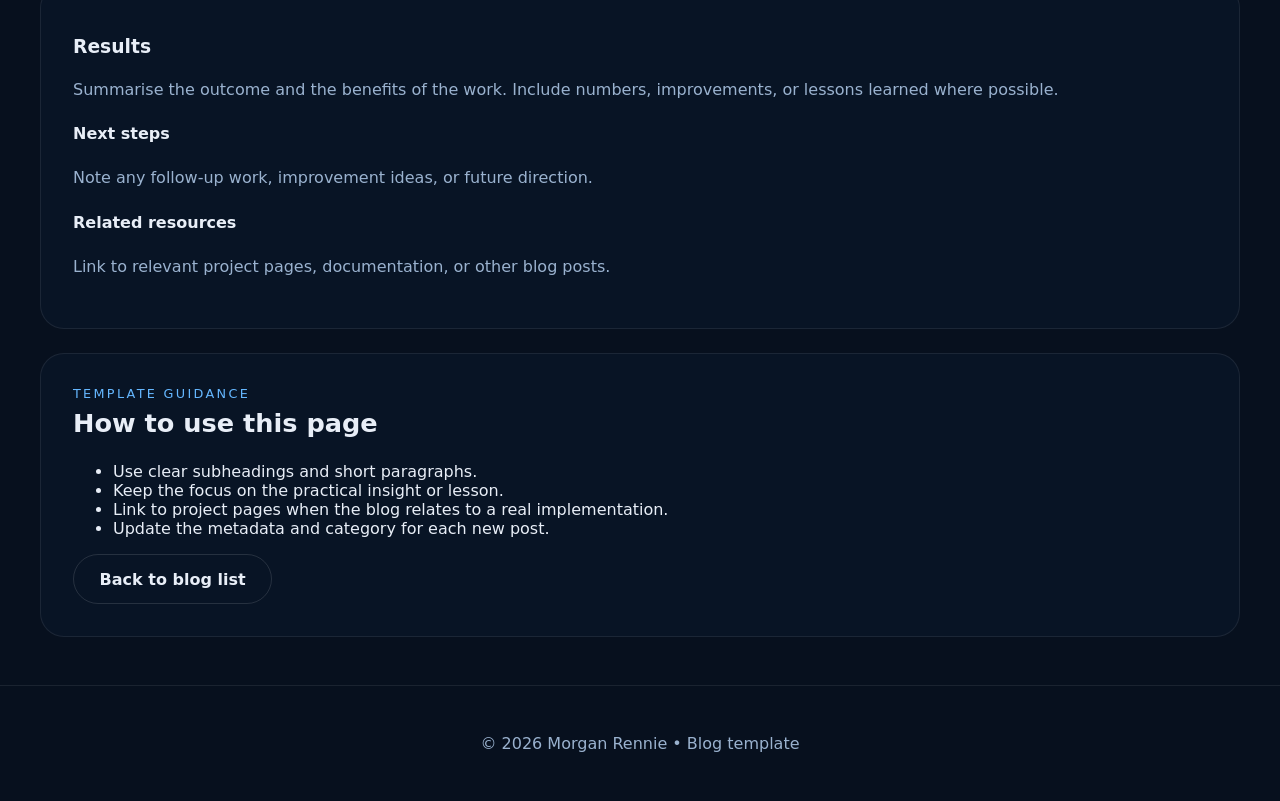
<file: assets/templates/blog-template.html>
<!DOCTYPE html>
<html lang="en">
  <head>
    <meta charset="UTF-8" />
    <meta name="viewport" content="width=device-width, initial-scale=1.0" />
    <title>Blog Post Template | Morgan Rennie</title>
    <link rel="stylesheet" href="https://morganrennie.github.io/assets/style.css">
    <link rel="stylesheet" href="file:///C:/Users/morga/OneDrive/Documents/GitHub/MorganRennie.github.io/assets/style.css">  
  </head>
  <body>
    <div class="page-shell">
      <header class="site-header">
        <div class="brand">
          <div class="brand-name">Morgan Rennie | Home </div>
          <div class="brand-tag">Data Analytics Consultant</div>
        </div>
        <nav class="site-nav">
          <a href="../../index.html">Home</a>
          <a href="../../pages/projects.html">Projects</a>
          <a href="../../pages/blog.html">Blog</a>
          <a href="../../pages/cv.html">CV</a>
          <a href="https://github.com/MorganRennie" target="_blank" rel="noreferrer">GitHub</a>
        </nav>
      </header>

      <main class="content">
        <section class="hero-panel">
          <div class="hero-copy">
            <p class="eyebrow">Blog template • Content guide</p>
            <h1>Blog post template for your data stories</h1>
            <p class="hero-description">
              Use this page to create consistent, theme-aligned blog content for
              your portfolio. Replace the title, summary, and sections with your own article.
            </p>
          </div>
          <div class="hero-card">
            <div class="hero-summary">
              <p><strong>Purpose:</strong> write a polished blog post that complements your projects.</p>
              <p><strong>Structure:</strong> introduction, challenge, approach, outcome, lessons learned.</p>
            </div>
          </div>
        </section>

        <section class="section-summary section-dark">
          <div class="section-head">
            <span class="section-label">Metadata</span>
            <h2>Article details</h2>
          </div>
          <p><strong>Author:</strong> Morgan Rennie</p>
          <p><strong>Published:</strong> May 23, 2026</p>
          <p><strong>Category:</strong> Work / Certification / Project / Reflection</p>
        </section>

        <article class="section-summary">
          <h3>Intro</h3>
          <p>
            Start with a short introduction that tells the reader what the post is about
            and why it matters.
          </p>
          <h4>What problem are you solving?</h4>
          <p>Explain the context, who needs this information, and what outcome you want.</p>
          <h4>Why does it matter?</h4>
          <p>Describe the value of the solution or the key lesson for the audience.</p>
        </article>

        <article class="section-summary section-dark">
          <h3>Approach</h3>
          <p>
            Lay out the process, tools, and decisions you used to solve the problem.
            Keep the story practical and easy to follow.
          </p>
          <h4>Technical steps</h4>
          <p>List the main tools, methods, or frameworks used in the work.</p>
          <h4>Key decisions</h4>
          <p>Highlight the most important design or architecture choices.</p>
        </article>

        <article class="section-summary">
          <h3>Results</h3>
          <p>
            Summarise the outcome and the benefits of the work. Include numbers,
            improvements, or lessons learned where possible.
          </p>
          <h4>Next steps</h4>
          <p>Note any follow-up work, improvement ideas, or future direction.</p>
          <h4>Related resources</h4>
          <p>Link to relevant project pages, documentation, or other blog posts.</p>
        </article>

        <section class="section-summary" style="margin-top: 1.5rem;">
          <div class="section-head">
            <span class="section-label">Template guidance</span>
            <h2>How to use this page</h2>
          </div>
          <ul>
            <li>Use clear subheadings and short paragraphs.</li>
            <li>Keep the focus on the practical insight or lesson.</li>
            <li>Link to project pages when the blog relates to a real implementation.</li>
            <li>Update the metadata and category for each new post.</li>
          </ul>
          <a class="button button-secondary" href="blog.html">Back to blog list</a>
        </section>
      </main>

      <footer class="site-footer">
        <p>© 2026 Morgan Rennie • Blog template</p>
      </footer>
    </div>
  </body>
</html>
</file>
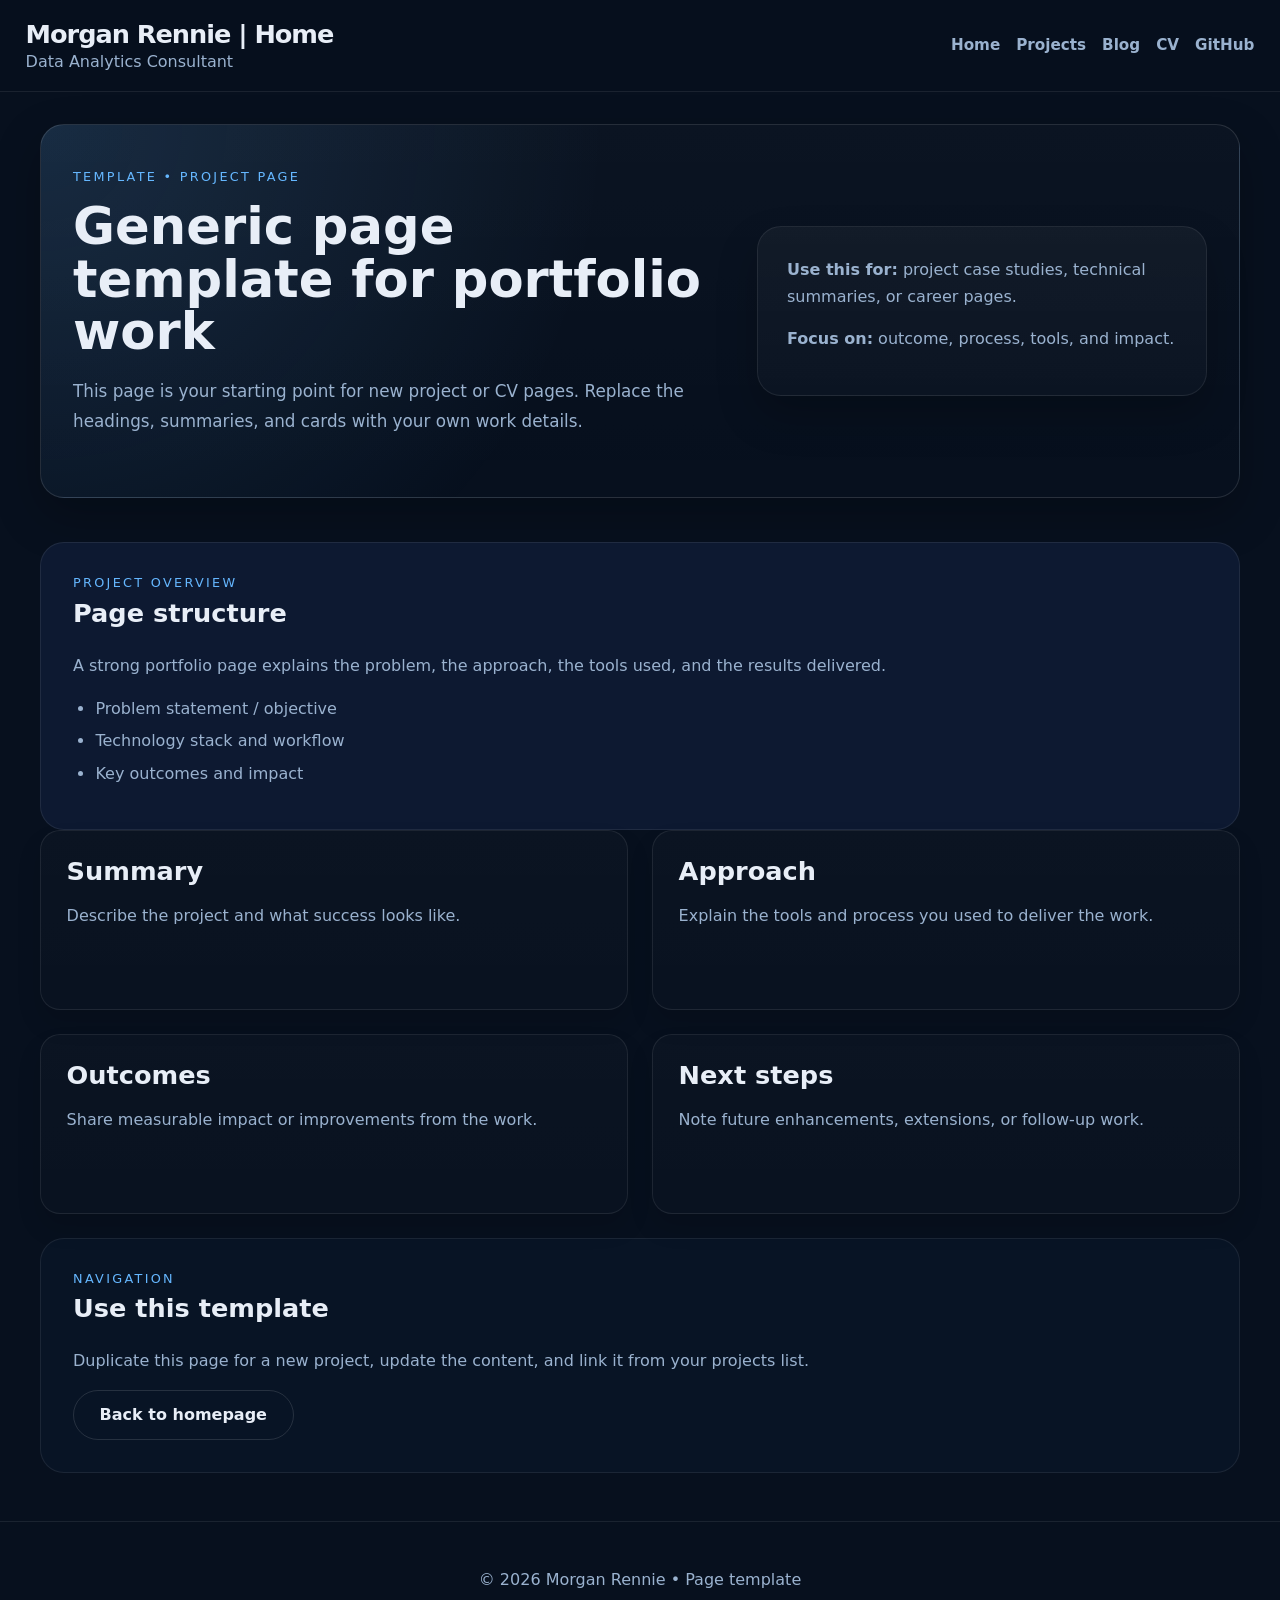
<file: assets/templates/page-template.html>
<!DOCTYPE html>
<html lang="en">
  <head>
    <meta charset="UTF-8" />
    <meta name="viewport" content="width=device-width, initial-scale=1.0" />
    <title>Page Template | Morgan Rennie</title>
    <link rel="stylesheet" href="https://morganrennie.github.io/assets/style.css">
    <link rel="stylesheet" href="file:///C:/Users/morga/OneDrive/Documents/GitHub/MorganRennie.github.io/assets/style.css">  
  </head>
  <body>
    <div class="page-shell">
      <header class="site-header">
        <div class="brand">
          <div class="brand-name">Morgan Rennie | Home </div>
          <div class="brand-tag">Data Analytics Consultant</div>
        </div>
        <nav class="site-nav">
          <a href="../../index.html">Home</a>
          <a href="../../pages/projects.html">Projects</a>
          <a href="../../pages/blog.html">Blog</a>
          <a href="../../pages/cv.html">CV</a>
          <a href="https://github.com/MorganRennie" target="_blank" rel="noreferrer">GitHub</a>
        </nav>
      </header>

      <main class="content">
        <section class="hero-panel">
          <div class="hero-copy">
            <p class="eyebrow">Template • Project page</p>
            <h1>Generic page template for portfolio work</h1>
            <p class="hero-description">
              This page is your starting point for new project or CV pages. Replace the headings,
              summaries, and cards with your own work details.
            </p>
          </div>
          <div class="hero-card">
            <div class="hero-summary">
              <p><strong>Use this for:</strong> project case studies, technical summaries, or career pages.</p>
              <p><strong>Focus on:</strong> outcome, process, tools, and impact.</p>
            </div>
          </div>
        </section>

        <section class="section-summary section-dark">
          <div class="section-head">
            <span class="section-label">Project overview</span>
            <h2>Page structure</h2>
          </div>
          <p>
            A strong portfolio page explains the problem, the approach, the tools used,
            and the results delivered.
          </p>
          <ul class="feature-list">
            <li>Problem statement / objective</li>
            <li>Technology stack and workflow</li>
            <li>Key outcomes and impact</li>
          </ul>
        </section>

        <section class="project-grid">
          <article class="project-card">
            <h3>Summary</h3>
            <p>Describe the project and what success looks like.</p>
          </article>
          <article class="project-card">
            <h3>Approach</h3>
            <p>Explain the tools and process you used to deliver the work.</p>
          </article>
        </section>

        <section class="project-grid" style="margin-top: 1.5rem;">
          <article class="project-card">
            <h3>Outcomes</h3>
            <p>Share measurable impact or improvements from the work.</p>
          </article>
          <article class="project-card">
            <h3>Next steps</h3>
            <p>Note future enhancements, extensions, or follow-up work.</p>
          </article>
        </section>

        <section class="section-summary" style="margin-top: 1.5rem;">
          <div class="section-head">
            <span class="section-label">Navigation</span>
            <h2>Use this template</h2>
          </div>
          <p>
            Duplicate this page for a new project, update the content, and link it from your projects list.
          </p>
          <a class="button button-secondary" href="index.html">Back to homepage</a>
        </section>
      </main>

      <footer class="site-footer">
        <p>© 2026 Morgan Rennie • Page template</p>
      </footer>
    </div>
  </body>
</html>
</file>
<file: assets/style.css>
:root {
  --bg: #07101e;
  --surface: #111e32;
  --surface-alt: #16263b;
  --surface-soft: #1c3350;
  --text: #e8eef7;
  --muted: #9ab2cf;
  --border: rgba(255, 255, 255, 0.12);
  --accent: #65b7ff;
  --accent-strong: #3da1ff;
  --accent-soft: #3d6a9c;
  --shadow: 0 18px 45px rgba(0, 0, 0, 0.25);
}

* {
  box-sizing: border-box;
}

html {
  scroll-behavior: smooth;
}

body {
  margin: 0;
  min-height: 100vh;
  font-family: Inter, system-ui, -apple-system, BlinkMacSystemFont, 'Segoe UI', sans-serif;
  color: var(--text);
  background-color: var(--bg);
}

img {
  max-width: 100%;
  display: block;
}

a {
  color: var(--accent);
  text-decoration: none;
}

a:hover {
  color: var(--accent-strong);
}

button,
.button {
  display: inline-flex;
  align-items: center;
  justify-content: center;
  border: none;
  border-radius: 999px;
  font: inherit;
  cursor: pointer;
  transition: transform 0.18s ease, background-color 0.18s ease, box-shadow 0.18s ease;
}

.button {
  padding: 0.9rem 1.6rem;
  font-weight: 600;
}

.button:hover,
button:hover {
  transform: translateY(-1px);
}

.button-primary {
  background-color: var(--accent);
  color: #07101e;
  box-shadow: 0 18px 35px rgba(66, 155, 255, 0.18);
}

.button-secondary {
  background-color: transparent;
  color: var(--text);
  border: 1px solid rgba(255, 255, 255, 0.12);
}

.page-shell {
  min-height: 100vh;
  display: flex;
  flex-direction: column;
}

.site-header {
  position: sticky;
  top: 0;
  z-index: 10;
  display: flex;
  justify-content: space-between;
  align-items: center;
  padding: 1.2rem clamp(1.5rem, 2vw, 3rem);
  background: rgba(7, 16, 30, 0.95);
  backdrop-filter: blur(12px);
  border-bottom: 1px solid rgba(255, 255, 255, 0.08);
}

.brand-name {
  font-size: clamp(1.6rem, 2vw, 2.4rem);
  font-weight: 700;
  letter-spacing: -0.04em;
}

.brand-tag {
  margin-top: 0.2rem;
  color: var(--muted);
}

.site-nav {
  display: flex;
  flex-wrap: wrap;
  gap: 1rem;
}

.site-nav a {
  color: var(--muted);
  font-size: 0.95rem;
  font-weight: 600;
}

.site-nav a:hover {
  color: var(--text);
}

.content {
  width: min(1200px, calc(100% - 3rem));
  margin: 0 auto;
  padding: 2rem 0 3rem;
}

.hero-panel {
  display: grid;
  gap: 2rem;
  grid-template-columns: minmax(0, 1.45fr) 1fr;
  align-items: center;
  padding: 2rem;
  border: 1px solid var(--border);
  background: radial-gradient(circle at top left, rgba(101, 183, 255, 0.15), transparent 45%), linear-gradient(180deg, rgba(255, 255, 255, 0.02), transparent);
  border-radius: 24px;
  box-shadow: var(--shadow);
}

.hero-copy {
  max-width: 680px;
}

.eyebrow {
  text-transform: uppercase;
  letter-spacing: 0.18em;
  color: var(--accent);
  font-size: 0.8rem;
  margin-bottom: 1rem;
}

.hero-panel h1 {
  font-size: clamp(2.5rem, 4vw, 4.2rem);
  line-height: 1.02;
  margin: 0 0 1.2rem;
}

.hero-description {
  max-width: 42rem;
  color: var(--muted);
  font-size: 1.05rem;
  line-height: 1.8;
  margin-bottom: 1.8rem;
}

.hero-actions {
  display: flex;
  flex-wrap: wrap;
  gap: 1rem;
}

.hero-card {
  padding: 1.8rem;
  border-radius: 24px;
  background: linear-gradient(180deg, rgba(255,255,255,0.04), rgba(255,255,255,0.02));
  border: 1px solid rgba(255,255,255,0.08);
  box-shadow: 0 20px 40px rgba(0, 0, 0, 0.22);
}

.hero-image {
  width: 100%;
  max-width: 240px;
  height: auto;
  margin-left: auto;
  margin-right: auto;
  align-self: center;
  border-radius: 20px;
  border: 1px solid rgba(255, 255, 255, 0.08);
  margin-bottom: 1.3rem;
}

.hero-summary p {
  margin: 0 0 0.9rem;
  color: var(--muted);
  line-height: 1.7;
}

.section-summary,
.section-dark {
  margin-top: 2.75rem;
  padding: 2rem;
  border-radius: 24px;
  border: 1px solid rgba(255, 255, 255, 0.08);
  background-color: rgba(10, 21, 39, 0.88);
}

.section-dark {
  background: rgba(14, 27, 51, 0.95);
}

.section-head {
  display: flex;
  flex-direction: column;
  gap: 0.45rem;
  margin-bottom: 1.5rem;
}

.section-label {
  color: var(--accent);
  text-transform: uppercase;
  font-size: 0.8rem;
  letter-spacing: 0.18em;
}

.section-summary h2,
.cards-grid h3,
.project-card h3,
.blog-card h3 {
  margin: 0;
  font-size: clamp(1.55rem, 2vw, 2rem);
}

.section-summary p,
.cards-grid p,
.project-card p,
.blog-card p {
  color: var(--muted);
  line-height: 1.7;
}

.feature-list,
.info-card ul {
  margin: 1.25rem 0 0;
  padding-left: 1.4rem;
  color: var(--muted);
}

.feature-list li,
.info-card ul li {
  margin-bottom: 0.85rem;
}

.cards-grid {
  display: grid;
  grid-template-columns: repeat(3, minmax(0, 1fr));
  gap: 1.5rem;
  margin-top: 2rem;
}

.info-card,
.project-card,
.blog-card {
  padding: 1.6rem;
  border-radius: 20px;
  background: linear-gradient(180deg, rgba(255,255,255,0.02), rgba(255,255,255,0.01));
  border: 1px solid rgba(255, 255, 255, 0.08);
  box-shadow: 0 14px 24px rgba(0, 0, 0, 0.12);
}

.skill-tags {
  display: flex;
  flex-wrap: wrap;
  gap: 0.75rem;
  margin-top: 1rem;
}

.skill-tags span {
  display: inline-flex;
  padding: 0.55rem 0.9rem;
  border-radius: 999px;
  background: rgba(101, 183, 255, 0.12);
  color: #c5ddff;
  font-size: 0.93rem;
}

.project-grid {
  display: grid;
  grid-template-columns: repeat(2, minmax(0, 1fr));
  gap: 1.5rem;
}

.project-card {
  min-height: 180px;
}

.blog-preview-grid {
  display: grid;
  grid-template-columns: repeat(3, minmax(0, 1fr));
  gap: 1.5rem;
}

.blog-card {
  display: flex;
  flex-direction: column;
  justify-content: space-between;
}

.blog-card .link {
  margin-top: 1.3rem;
  color: var(--accent);
  font-weight: 700;
}

.site-footer {
  padding: 2rem clamp(1.5rem, 2vw, 3rem);
  text-align: center;
  border-top: 1px solid rgba(255, 255, 255, 0.08);
  color: var(--muted);
}

@media (max-width: 980px) {
  .hero-panel,
  .project-grid,
  .blog-preview-grid,
  .cards-grid {
    grid-template-columns: 1fr;
  }
}

@media (max-width: 720px) {
  .site-header {
    flex-direction: column;
    align-items: flex-start;
    gap: 1rem;
  }

  .hero-actions {
    flex-direction: column;
    width: 100%;
  }

  .hero-actions .button {
    width: 100%;
  }
}
</file>
